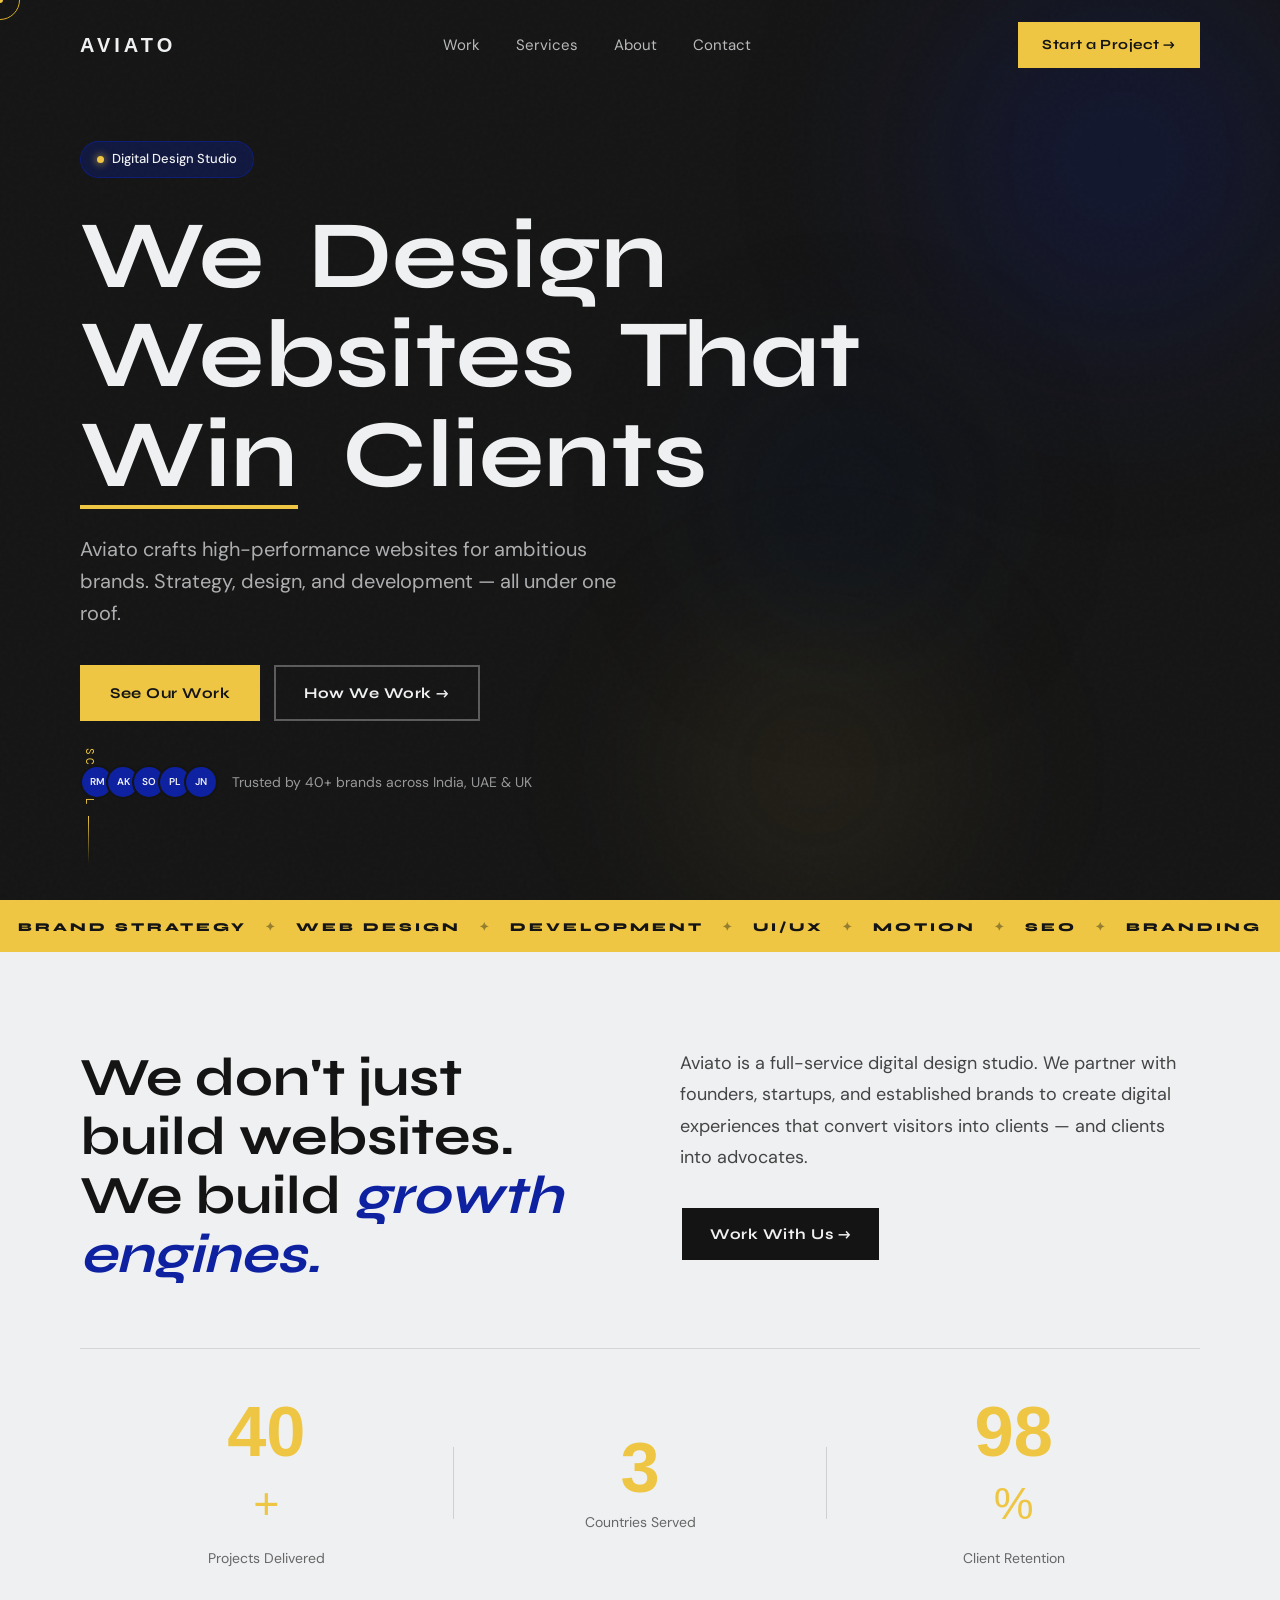
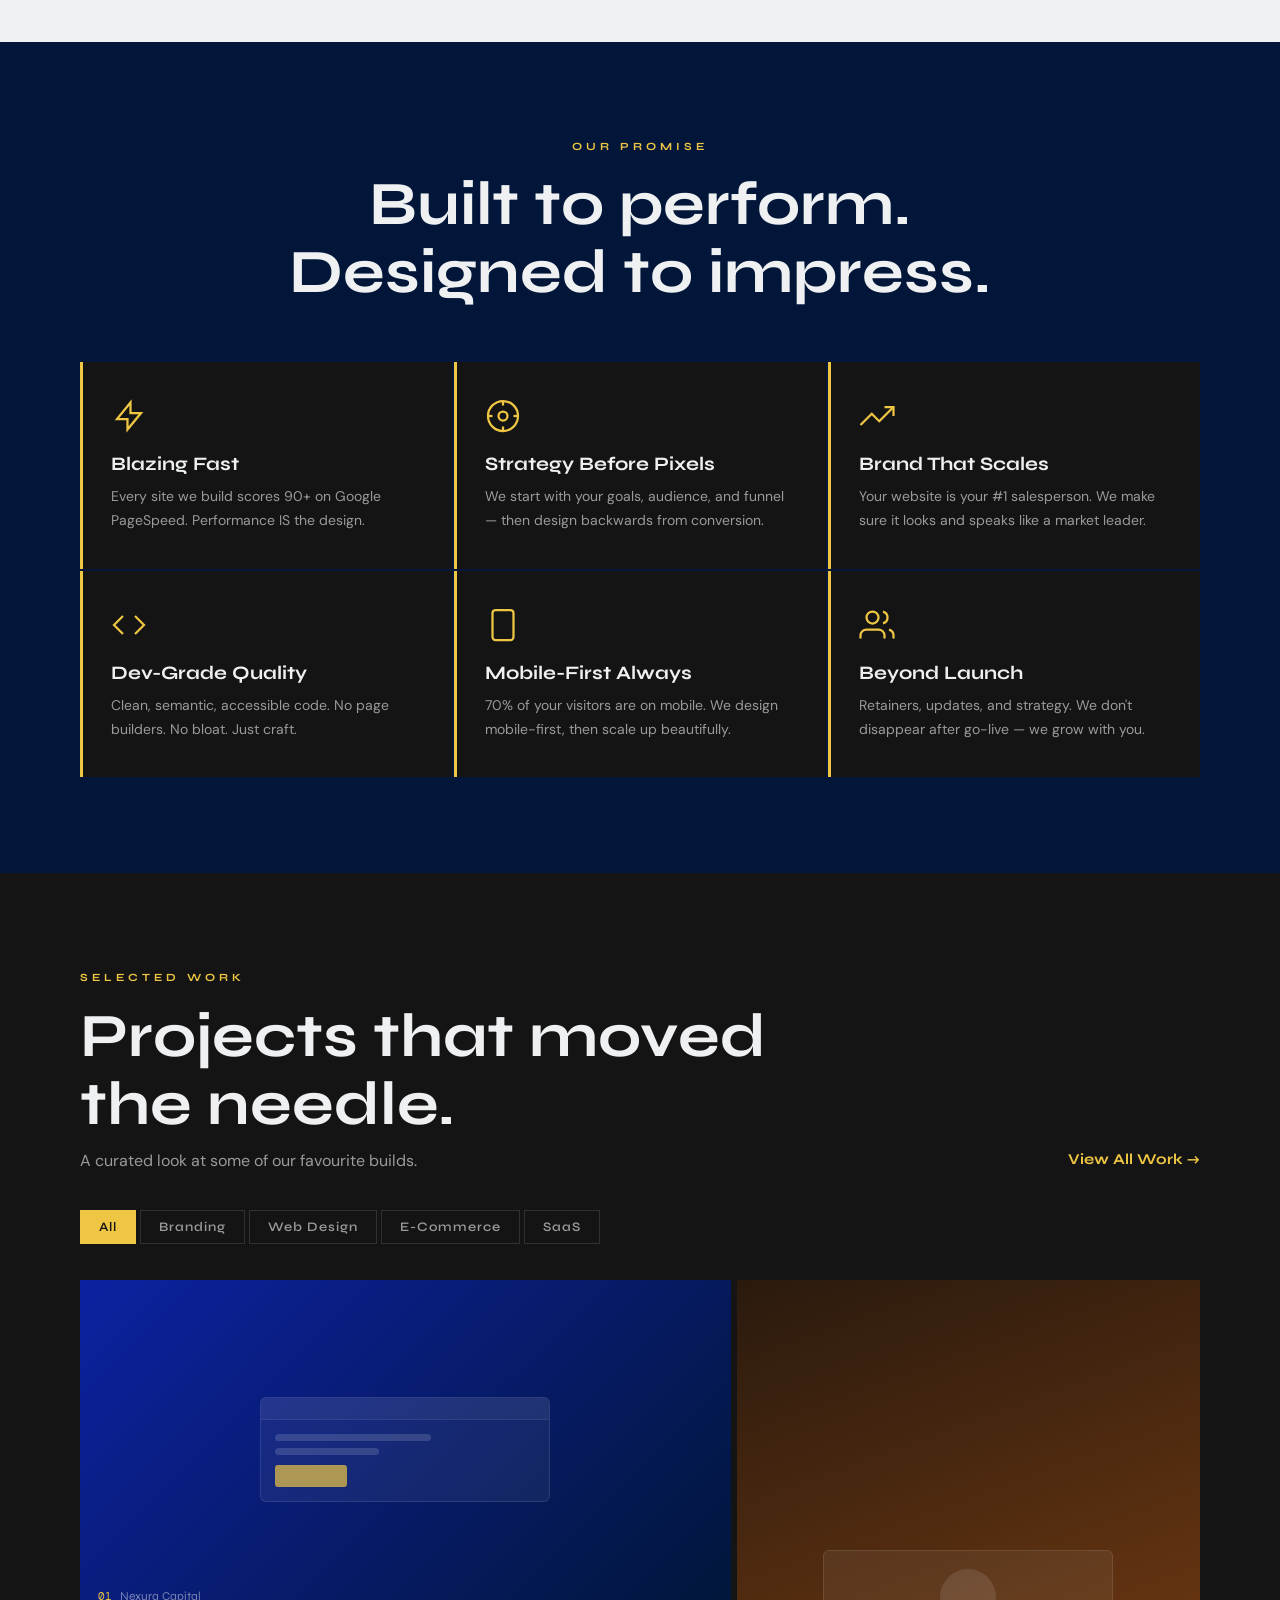
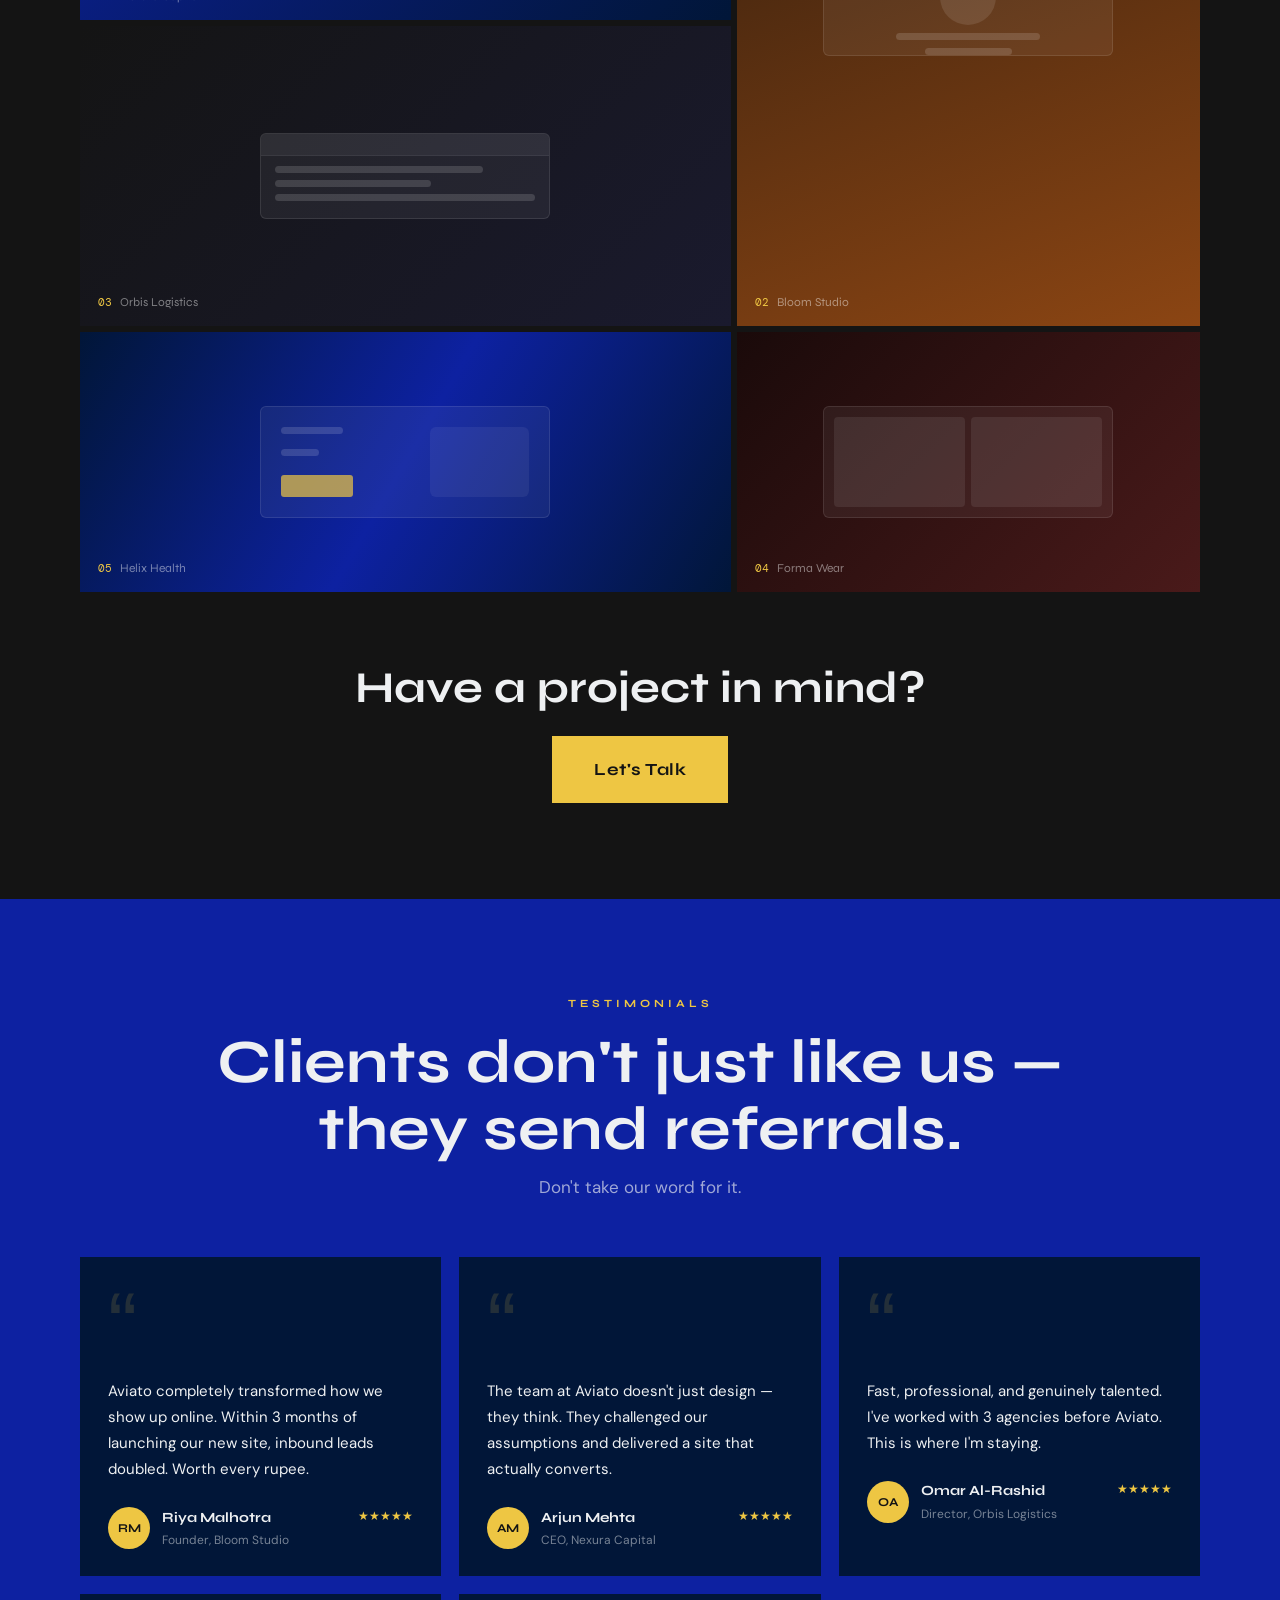
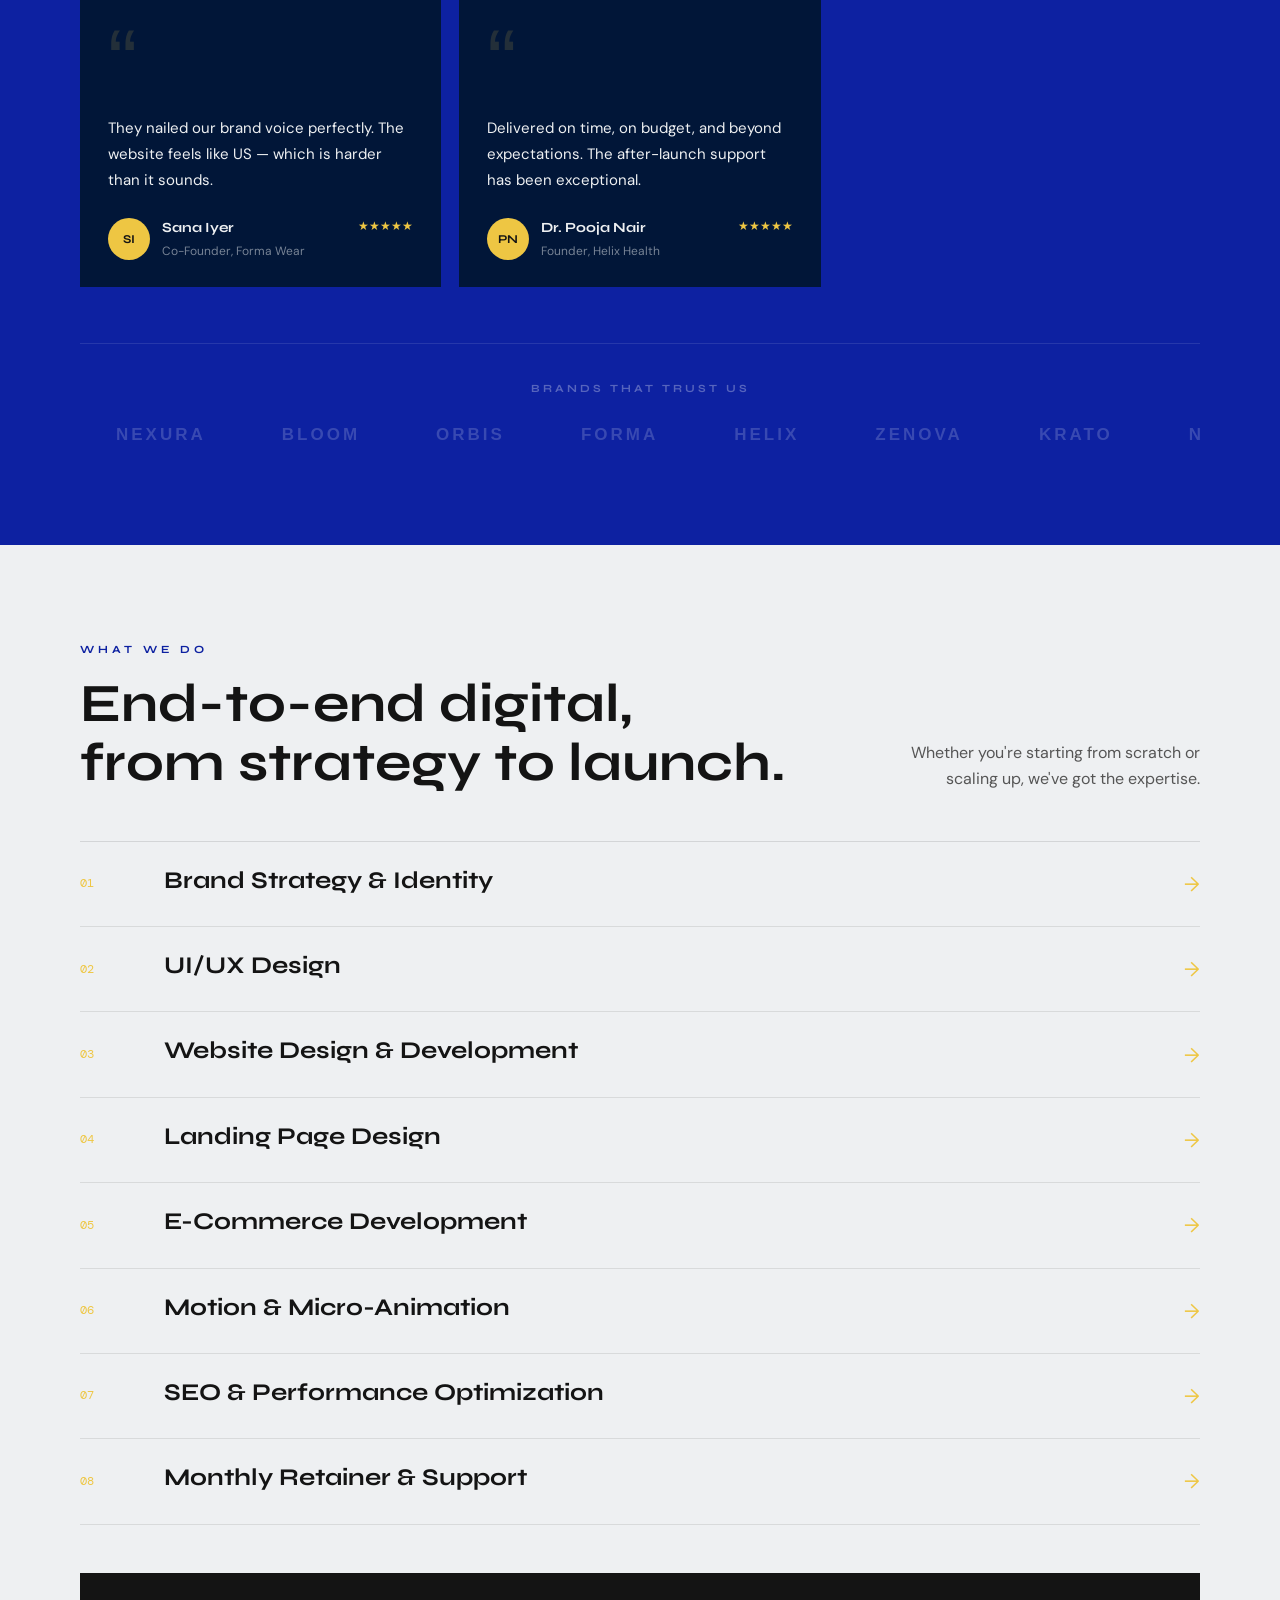
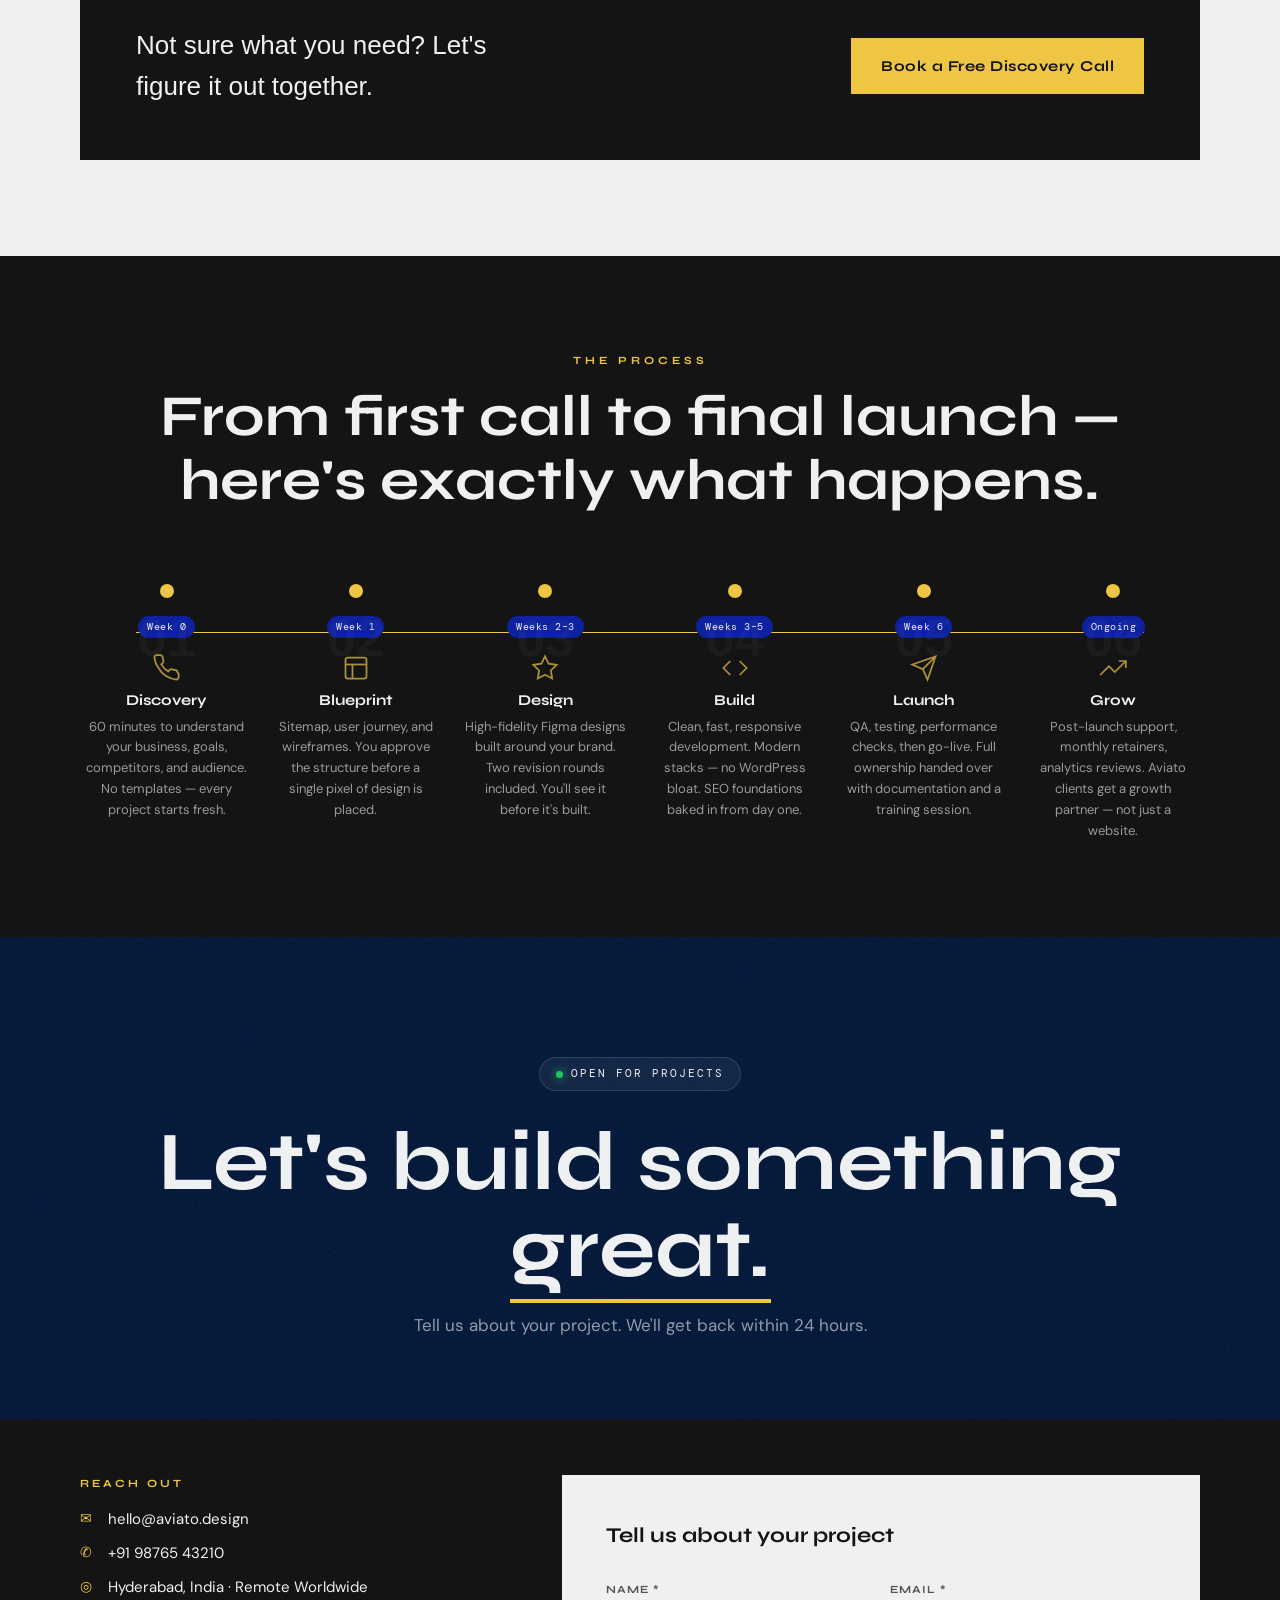
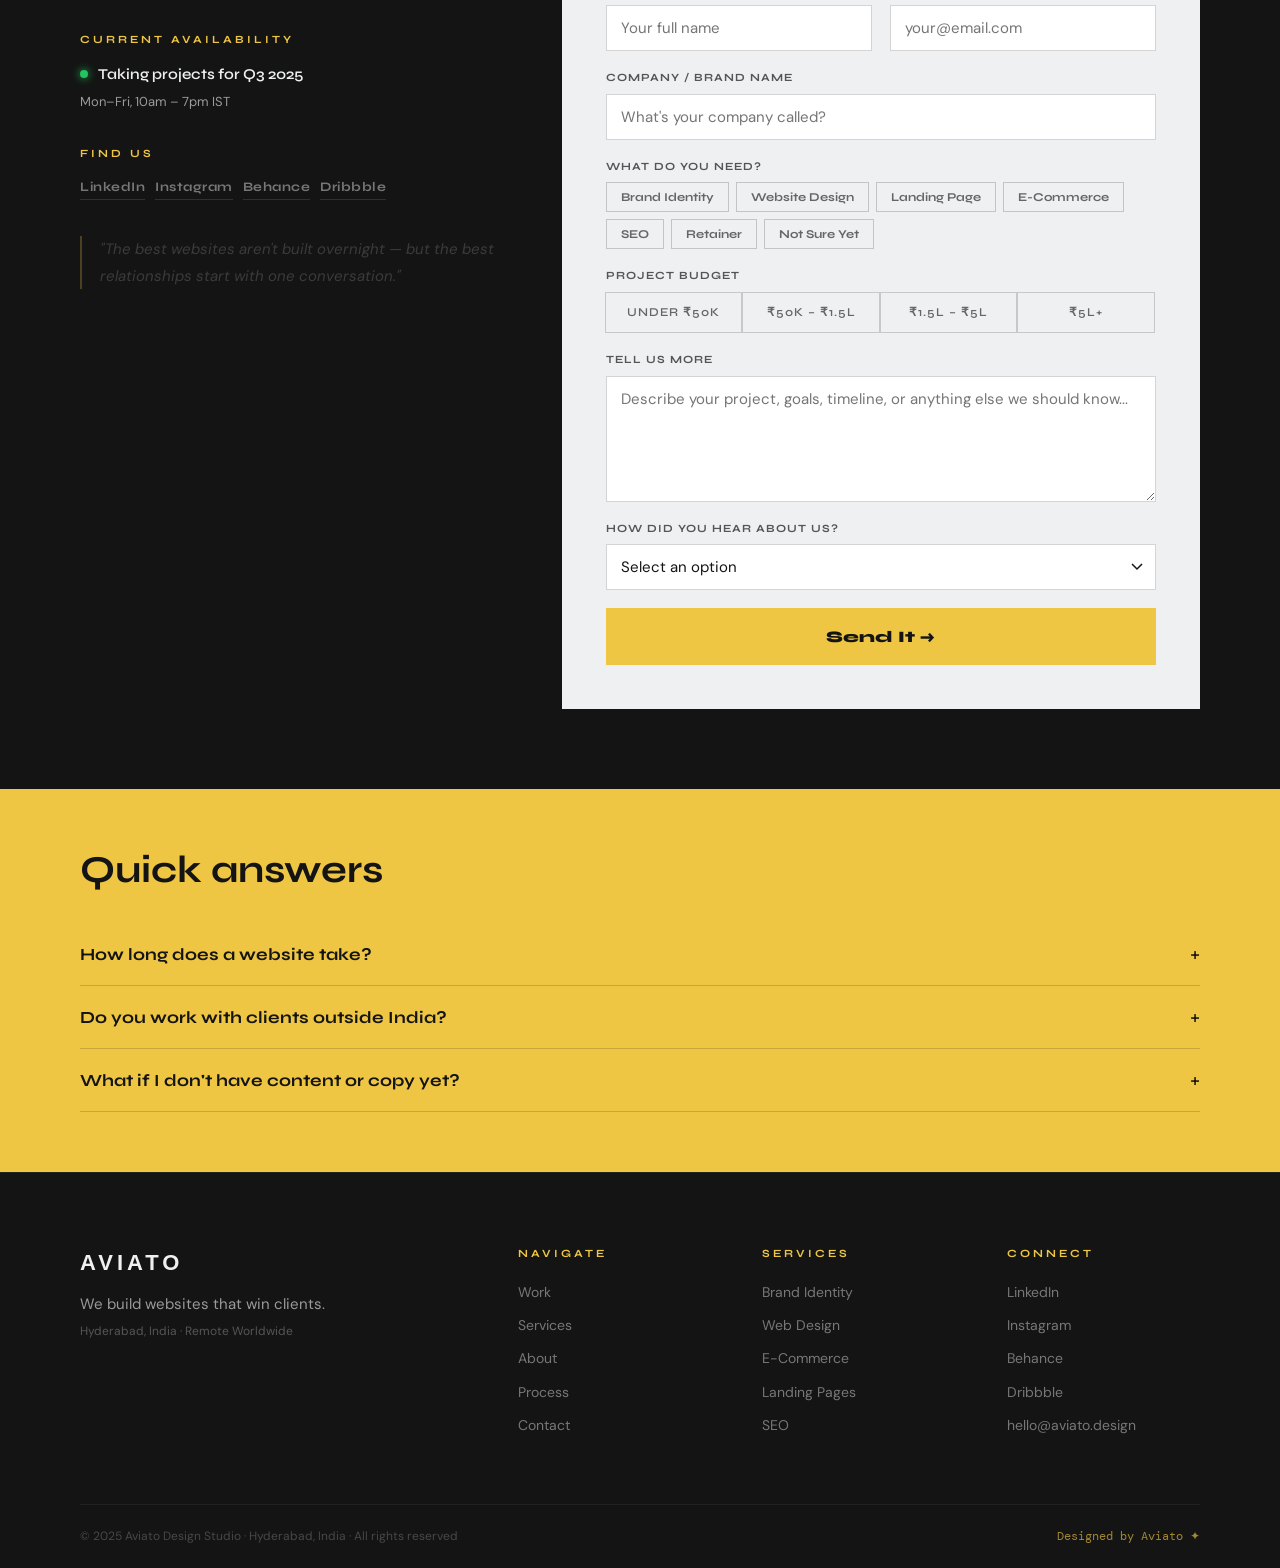
<file: index.html>
<!DOCTYPE html>
<html lang="en">
<head>
  <meta charset="UTF-8" />
  <meta name="viewport" content="width=device-width, initial-scale=1.0" />
  <title>Aviato — We Build Websites That Win Clients</title>
  <link rel="preconnect" href="https://fonts.googleapis.com" />
  <link rel="preconnect" href="https://fonts.gstatic.com" crossorigin />
  <link href="https://fonts.googleapis.com/css2?family=Syne:wght@400;600;700;800&family=DM+Sans:ital,opsz,wght@0,9..40,400;0,9..40,500;1,9..40,400&family=DM+Mono:wght@400;500&display=swap" rel="stylesheet" />
  <style>
/* ============================================================
   AVIATO — style.css  (v2 — left-aligned hero + full mobile)
   Colors: Gold #EEC643 · Void #141414 · Fog #EEF0F2
           Blue #0D21A1 · Navy #011638
   ============================================================ */

/* ---- RESET & BASE ----------------------------------------- */
*, *::before, *::after { box-sizing: border-box; margin: 0; padding: 0; }

:root {
  --gold:      #EEC643;
  --void:      #141414;
  --fog:       #EEF0F2;
  --blue:      #0D21A1;
  --navy:      #011638;
  --gold-dim:  rgba(238,198,67,0.15);
  --white:     #ffffff;
  --gray:      #9a9a9a;
  --easing:    cubic-bezier(0.16, 1, 0.3, 1);
  --pad-x:     80px;
  --pad-x-md:  40px;
  --pad-x-sm:  20px;
}

html { scroll-behavior: smooth; }

body {
  font-family: 'DM Sans', sans-serif;
  font-size: 16px;
  line-height: 1.6;
  color: var(--fog);
  background: var(--void);
  overflow-x: hidden;
  cursor: none;
}

a { text-decoration: none; color: inherit; }
img { display: block; max-width: 100%; }
button { cursor: none; }

/* ---- CUSTOM CURSOR ---------------------------------------- */
.custom-cursor {
  position: fixed; top: 0; left: 0;
  width: 40px; height: 40px;
  border: 1.5px solid var(--gold);
  border-radius: 50%;
  pointer-events: none;
  z-index: 9999;
  transform: translate(-50%, -50%);
  transition: width 0.2s var(--easing), height 0.2s var(--easing), background 0.2s;
  mix-blend-mode: difference;
}
.custom-cursor-dot {
  position: fixed; top: 0; left: 0;
  width: 6px; height: 6px;
  background: var(--gold);
  border-radius: 50%;
  pointer-events: none;
  z-index: 9999;
  transform: translate(-50%, -50%);
}
body:has(a:hover) .custom-cursor,
body:has(button:hover) .custom-cursor {
  width: 60px; height: 60px;
  background: var(--gold-dim);
}

/* ---- TYPOGRAPHY ------------------------------------------- */
h1, h2, h3, h4 { font-family: 'Clash Display', 'Syne', sans-serif; line-height: 1.1; }
.eyebrow {
  font-family: 'Syne', sans-serif;
  font-size: 11px; font-weight: 700;
  letter-spacing: 4px; text-transform: uppercase;
  display: block; margin-bottom: 16px;
  color: var(--gold);
}
.eyebrow-light { color: var(--gold); }
.eyebrow-blue  { color: var(--blue); }

/* ---- BUTTONS ---------------------------------------------- */
.btn {
  display: inline-flex; align-items: center; gap: 8px;
  padding: 14px 28px;
  font-family: 'Syne', sans-serif; font-size: 15px; font-weight: 700;
  letter-spacing: 0.5px;
  border: 2px solid transparent;
  transition: all 0.2s var(--easing);
  white-space: nowrap;
}
.btn-gold  { background: var(--gold); color: var(--void); border-color: var(--gold); }
.btn-gold:hover  { background: transparent; color: var(--gold); }
.btn-ghost { background: transparent; color: var(--fog); border-color: rgba(255,255,255,0.3); }
.btn-ghost:hover { border-color: var(--fog); }
.btn-dark  { background: var(--void); color: var(--fog); border-color: var(--fog); }
.btn-dark:hover  { background: var(--fog); color: var(--void); }
.btn-lg    { padding: 18px 40px; font-size: 17px; }

/* ---- REVEAL ANIMATION ------------------------------------- */
.reveal {
  opacity: 0;
  transform: translateY(36px);
  transition: opacity 0.65s var(--easing), transform 0.65s var(--easing);
}
.reveal.visible { opacity: 1; transform: translateY(0); }

/* ============================================================
   NAVIGATION
   ============================================================ */
.nav {
  position: fixed; top: 0; left: 0; right: 0;
  z-index: 1000;
  transition: background 0.3s, box-shadow 0.3s;
}
.nav.scrolled {
  background: rgba(20,20,20,0.96);
  backdrop-filter: blur(12px);
  box-shadow: 0 1px 0 rgba(255,255,255,0.06);
}
.nav-inner {
  max-width: 1280px; margin: 0 auto;
  padding: 22px var(--pad-x);
  display: flex; align-items: center;
  justify-content: space-between; gap: 40px;
}
.nav-logo {
  font-family: 'Clash Display', sans-serif;
  font-size: 20px; font-weight: 700;
  color: var(--fog); letter-spacing: 4px; flex-shrink: 0;
}
.nav-links { display: flex; gap: 36px; list-style: none; }
.nav-links a {
  font-family: 'DM Sans', sans-serif; font-size: 15px;
  color: rgba(238,240,242,0.75); transition: color 0.2s;
  position: relative;
}
.nav-links a::after {
  content: ''; position: absolute; bottom: -3px; left: 0;
  width: 0; height: 1px; background: var(--gold);
  transition: width 0.2s var(--easing);
}
.nav-links a:hover { color: var(--fog); }
.nav-links a:hover::after { width: 100%; }
.nav-cta { padding: 10px 22px; font-size: 14px; }

.nav-hamburger {
  display: none; flex-direction: column; gap: 5px;
  background: none; border: none; padding: 6px;
}
.nav-hamburger span {
  display: block; width: 22px; height: 1.5px;
  background: var(--fog); transition: all 0.25s;
}
.nav-mobile {
  display: none; flex-direction: column;
  background: rgba(20,20,20,0.98);
  backdrop-filter: blur(12px);
  border-top: 1px solid rgba(255,255,255,0.07);
  padding: 20px var(--pad-x-sm) 28px;
}
.nav-mobile a {
  font-family: 'Syne', sans-serif; font-size: 16px; font-weight: 600;
  color: var(--fog); padding: 14px 0;
  border-bottom: 1px solid rgba(255,255,255,0.06);
}
.nav-mobile .btn { margin-top: 20px; width: 100%; justify-content: center; }
.nav-mobile.open { display: flex; }

/* ============================================================
   HERO  — LEFT-ALIGNED
   ============================================================ */
.hero {
  min-height: 100vh;
  background: var(--void);
  display: flex;
  flex-direction: column;
  align-items: flex-start;          /* ← left align */
  justify-content: center;
  text-align: left;                 /* ← left align */
  padding: 140px var(--pad-x) 100px;
  position: relative;
  overflow: hidden;
}

.hero-grain {
  position: absolute; inset: 0;
  background-image: url("data:image/svg+xml,%3Csvg viewBox='0 0 256 256' xmlns='http://www.w3.org/2000/svg'%3E%3Cfilter id='noise'%3E%3CfeTurbulence type='fractalNoise' baseFrequency='0.9' numOctaves='4' stitchTiles='stitch'/%3E%3C/filter%3E%3Crect width='100%25' height='100%25' filter='url(%23noise)' opacity='0.04'/%3E%3C/svg%3E");
  opacity: 0.6; pointer-events: none; z-index: 0;
}

.hero-shapes { position: absolute; inset: 0; pointer-events: none; z-index: 0; }
.shape { position: absolute; border-radius: 50%; filter: blur(80px); animation: float 6s ease-in-out infinite; }
.shape-1 {
  width: 560px; height: 560px;
  background: radial-gradient(circle, rgba(13,33,161,0.28) 0%, transparent 70%);
  top: -120px; right: -120px;
}
.shape-2 {
  width: 420px; height: 420px;
  background: radial-gradient(circle, rgba(238,198,67,0.10) 0%, transparent 70%);
  bottom: -80px; right: 20%;
  animation-delay: -2s;
}
.shape-3 {
  width: 280px; height: 280px;
  background: radial-gradient(circle, rgba(1,22,56,0.5) 0%, transparent 70%);
  top: 40%; left: 55%;
  animation-delay: -4s;
}
@keyframes float {
  0%, 100% { transform: translateY(0) scale(1); }
  50%       { transform: translateY(-18px) scale(1.04); }
}

.hero-content {
  position: relative; z-index: 1;
  max-width: 820px;
  width: 100%;
}

.hero-badge {
  display: inline-flex; align-items: center; gap: 8px;
  background: rgba(13,33,161,0.3);
  border: 1px solid rgba(13,33,161,0.6);
  color: var(--fog);
  font-family: 'DM Sans', sans-serif; font-size: 13px; font-weight: 500;
  padding: 7px 16px; border-radius: 100px;
  margin-bottom: 28px;
  opacity: 0;
  animation: fadeUp 0.6s var(--easing) 0.2s forwards;
}
.badge-dot {
  width: 7px; height: 7px; border-radius: 50%;
  background: var(--gold); box-shadow: 0 0 8px var(--gold);
  animation: pulse-dot 2s ease-in-out infinite;
}
@keyframes pulse-dot {
  0%, 100% { opacity: 1; transform: scale(1); }
  50%       { opacity: 0.6; transform: scale(0.8); }
}

.hero-h1 {
  font-size: clamp(48px, 7.5vw, 104px);
  font-weight: 700; color: var(--fog); line-height: 1.04;
  margin-bottom: 28px;
}
.word {
  display: inline-block; margin-right: 0.22em;
  opacity: 0; transform: translateY(40px);
  animation: wordReveal 0.6s var(--easing) forwards;
}
.word:nth-child(1) { animation-delay: 0.4s; }
.word:nth-child(2) { animation-delay: 0.52s; }
.word:nth-child(3) { animation-delay: 0.64s; }
.word:nth-child(4) { animation-delay: 0.76s; }
.word:nth-child(5) { animation-delay: 0.88s; }
.word:nth-child(6) { animation-delay: 1.0s; }
@keyframes wordReveal { to { opacity: 1; transform: translateY(0); } }

.accent-word { position: relative; }
.gold-underline {
  position: absolute; bottom: -4px; left: 0;
  height: 4px; background: var(--gold); width: 0;
  animation: drawUnderline 0.5s var(--easing) 1.4s forwards;
}
@keyframes drawUnderline { to { width: 100%; } }

.hero-sub {
  font-size: clamp(16px, 1.8vw, 20px);
  color: rgba(238,240,242,0.7);
  max-width: 540px;
  margin: 0 0 36px;       /* ← no auto, left-aligned */
  opacity: 0;
  animation: fadeUp 0.6s var(--easing) 1.1s forwards;
}

.hero-ctas {
  display: flex; gap: 14px; flex-wrap: wrap;
  justify-content: flex-start;   /* ← left-aligned */
  margin-bottom: 44px;
  opacity: 0;
  animation: fadeUp 0.6s var(--easing) 1.2s forwards;
}

.hero-social-proof {
  display: flex; align-items: center;
  justify-content: flex-start;  /* ← left-aligned */
  gap: 14px;
  opacity: 0;
  animation: fadeUp 0.6s var(--easing) 1.35s forwards;
}
.avatars { display: flex; }
.avatar {
  width: 34px; height: 34px; border-radius: 50%;
  background: var(--blue); border: 2px solid var(--void);
  display: flex; align-items: center; justify-content: center;
  font-size: 10px; font-weight: 600; color: var(--fog);
  margin-left: -8px;
}
.avatar:first-child { margin-left: 0; }
.hero-social-proof span {
  font-family: 'DM Sans', sans-serif; font-size: 14px;
  color: rgba(238,240,242,0.6);
}

/* scroll indicator — stays bottom-left */
.scroll-indicator {
  position: absolute; bottom: 36px; left: var(--pad-x);
  display: flex; flex-direction: column; align-items: center; gap: 8px;
  opacity: 0;
  animation: fadeUp 0.6s var(--easing) 1.6s forwards;
}
.scroll-indicator span {
  font-family: 'DM Mono', monospace; font-size: 11px;
  letter-spacing: 3px; color: var(--gold); text-transform: uppercase;
  writing-mode: vertical-lr;
}
.scroll-line {
  width: 1px; height: 48px;
  background: linear-gradient(to bottom, var(--gold), transparent);
  animation: scrollPulse 2s ease-in-out infinite;
}
@keyframes scrollPulse {
  0%, 100% { opacity: 1; transform: scaleY(1); }
  50%       { opacity: 0.4; transform: scaleY(0.6); }
}

@keyframes fadeUp {
  from { opacity: 0; transform: translateY(20px); }
  to   { opacity: 1; transform: translateY(0); }
}

/* ============================================================
   MARQUEE
   ============================================================ */
.marquee-strip {
  background: var(--gold); padding: 13px 0;
  overflow: hidden; white-space: nowrap;
}
.marquee-track {
  display: inline-flex;
  animation: marquee 22s linear infinite;
}
.marquee-track span {
  font-family: 'Syne', sans-serif; font-size: 12px; font-weight: 800;
  letter-spacing: 3px; text-transform: uppercase;
  color: var(--void); padding: 0 18px;
}
.marquee-track .dot { padding: 0; opacity: 0.4; }
@keyframes marquee {
  from { transform: translateX(0); }
  to   { transform: translateX(-50%); }
}

/* ============================================================
   ABOUT
   ============================================================ */
.about { background: var(--fog); }

.about-statement {
  padding: 96px var(--pad-x) 72px;
  max-width: 1280px; margin: 0 auto;
}
.about-inner {
  display: grid; grid-template-columns: 1fr 1fr;
  gap: 80px; align-items: start; margin-bottom: 64px;
}
.about-h2 {
  font-size: clamp(34px, 4.2vw, 60px);
  color: var(--void); font-weight: 700;
}
.about-h2 em { font-style: italic; color: var(--blue); }
.about-right p {
  font-size: 18px; line-height: 1.75; color: #444; margin-bottom: 32px;
}

.stats-row {
  display: flex; align-items: center;
  border-top: 1px solid rgba(20,20,20,0.12);
  padding-top: 48px;
}
.stat-item { flex: 1; text-align: center; }
.stat-num {
  font-family: 'Clash Display', sans-serif;
  font-size: clamp(44px, 5.5vw, 76px);
  font-weight: 700; color: var(--gold);
  display: block; line-height: 1;
}
.stat-plus {
  font-family: 'Clash Display', sans-serif;
  font-size: clamp(28px, 3.5vw, 52px); color: var(--gold);
}
.stat-label {
  font-family: 'DM Sans', sans-serif; font-size: 14px;
  color: #666; display: block; margin-top: 8px;
}
.stat-divider { width: 1px; height: 72px; background: rgba(20,20,20,0.14); flex-shrink: 0; }

/* Deliver section */
.deliver-section { background: var(--navy); padding: 96px var(--pad-x); }
.deliver-header { text-align: center; max-width: 1280px; margin: 0 auto 56px; }
.deliver-header h2 { font-size: clamp(36px, 4.8vw, 68px); color: var(--fog); margin-top: 8px; }

.deliver-grid {
  max-width: 1280px; margin: 0 auto;
  display: grid; grid-template-columns: repeat(3, 1fr);
  gap: 2px;
}
.deliver-card {
  background: var(--void); padding: 36px 28px;
  border-left: 3px solid var(--gold); transition: background 0.2s;
}
.deliver-card:hover { background: #1c1c1c; }
.card-icon { width: 36px; height: 36px; margin-bottom: 20px; color: var(--gold); }
.card-icon svg { width: 100%; height: 100%; }
.deliver-card h3 {
  font-family: 'Syne', sans-serif; font-size: 19px; font-weight: 700;
  color: var(--fog); margin-bottom: 10px;
}
.deliver-card p { font-size: 14px; color: var(--gray); line-height: 1.7; }

/* ============================================================
   PORTFOLIO
   ============================================================ */
.portfolio { background: var(--void); padding: 96px var(--pad-x); }

.portfolio-header {
  max-width: 1280px; margin: 0 auto 36px;
  display: flex; align-items: flex-end;
  justify-content: space-between; gap: 40px;
}
.portfolio-header h2 { font-size: clamp(36px, 4.8vw, 68px); color: var(--fog); margin-top: 8px; }
.portfolio-header p  { font-size: 16px; color: var(--gray); margin-top: 10px; }
.view-all-link {
  font-family: 'Syne', sans-serif; font-size: 15px; font-weight: 700;
  color: var(--gold); white-space: nowrap; align-self: flex-end;
  border-bottom: 1px solid transparent; transition: border-color 0.2s; padding-bottom: 2px;
}
.view-all-link:hover { border-color: var(--gold); }

.filter-bar {
  max-width: 1280px; margin: 0 auto 36px;
  display: flex; gap: 4px; flex-wrap: wrap;
}
.filter-btn {
  font-family: 'Syne', sans-serif; font-size: 13px; font-weight: 600;
  letter-spacing: 1px; padding: 8px 18px;
  background: transparent; border: 1px solid rgba(255,255,255,0.12);
  color: var(--gray); transition: all 0.2s; cursor: none;
}
.filter-btn:hover { border-color: rgba(255,255,255,0.3); color: var(--fog); }
.filter-btn.active { background: var(--gold); color: var(--void); border-color: var(--gold); }

/* Portfolio Grid */
.portfolio-grid {
  max-width: 1280px; margin: 0 auto;
  display: grid;
  grid-template-columns: repeat(12, 1fr);
  grid-template-rows: 340px 300px 260px;
  gap: 6px;
}
.portfolio-card { position: relative; overflow: hidden; cursor: none; }
.portfolio-card.large { grid-column: 1 / 8; grid-row: 1; }
.portfolio-card.tall  { grid-column: 8 / 13; grid-row: 1 / 3; }
.portfolio-card:nth-child(3) { grid-column: 1 / 8;  grid-row: 2; }
.portfolio-card:nth-child(4) { grid-column: 8 / 13; grid-row: 3; }
.portfolio-card.wide  { grid-column: 1 / 8;  grid-row: 3; }

.card-bg {
  width: 100%; height: 100%;
  display: flex; align-items: center; justify-content: center;
  transition: transform 0.6s var(--easing);
}
.portfolio-card:hover .card-bg { transform: scale(1.04); }

.card-mock {
  width: 68%; max-width: 290px;
  background: rgba(255,255,255,0.06);
  border: 1px solid rgba(255,255,255,0.1);
  border-radius: 6px; overflow: hidden;
}
.mock-bar { height: 22px; background: rgba(255,255,255,0.05); border-bottom: 1px solid rgba(255,255,255,0.06); }
.mock-content { padding: 14px; }
.mock-line { height: 7px; background: rgba(255,255,255,0.14); border-radius: 4px; margin-bottom: 7px; }
.w-80{width:80%} .w-60{width:60%} .w-50{width:50%} .w-40{width:40%} .w-30{width:30%}
.mock-btn { width: 72px; height: 22px; background: var(--gold); border-radius: 3px; margin-top: 10px; opacity: 0.7; }
.mock-circle { width: 56px; height: 56px; border-radius: 50%; background: rgba(255,255,255,0.1); margin: 18px auto 0; }
.mock-sidebar { padding: 10px 14px; }
.mock-grid-2 { display: grid; grid-template-columns: 1fr 1fr; gap: 6px; padding: 10px; }
.mock-product-card { height: 90px; background: rgba(255,255,255,0.08); border-radius: 4px; }
.wide-mock { display: flex; justify-content: space-between; padding: 20px; width: 68%; }
.mock-hero-text { display: flex; flex-direction: column; justify-content: center; width: 50%; }
.mock-hero-img { width: 40%; background: rgba(255,255,255,0.06); border-radius: 6px; }

.card-overlay {
  position: absolute; inset: 0;
  background: rgba(1,22,56,0.92);
  display: flex; align-items: flex-end; padding: 24px;
  transform: translateY(100%);
  transition: transform 0.35s var(--easing);
}
.portfolio-card:hover .card-overlay { transform: translateY(0); }
.card-overlay-inner h3 { font-size: 22px; color: var(--fog); margin-bottom: 10px; }
.card-tags { display: flex; gap: 6px; flex-wrap: wrap; margin-bottom: 12px; }
.card-tags span {
  font-family: 'Syne', sans-serif; font-size: 11px; font-weight: 700;
  background: var(--blue); color: var(--fog);
  padding: 3px 9px; border-radius: 3px;
}
.card-link {
  font-family: 'Syne', sans-serif; font-size: 13px; font-weight: 700;
  color: var(--gold); border-bottom: 1px solid var(--gold);
  padding-bottom: 2px; display: inline-block;
}
.card-info {
  position: absolute; bottom: 14px; left: 18px;
  display: flex; align-items: baseline; gap: 8px;
  transition: opacity 0.2s;
}
.portfolio-card:hover .card-info { opacity: 0; }
.card-num  { font-family: 'DM Mono', monospace; font-size: 11px; color: var(--gold); }
.card-title-small { font-family: 'Syne', sans-serif; font-size: 12px; color: rgba(255,255,255,0.45); }
.portfolio-card.hidden { display: none; }

.portfolio-cta { max-width: 1280px; margin: 72px auto 0; text-align: center; }
.portfolio-cta h3 { font-size: clamp(26px, 3.5vw, 44px); color: var(--fog); margin-bottom: 24px; }

/* ============================================================
   TESTIMONIALS
   ============================================================ */
.testimonials { background: var(--blue); padding: 96px var(--pad-x); }
.testimonials-header { max-width: 1280px; margin: 0 auto 56px; text-align: center; }
.testimonials-header h2 { font-size: clamp(34px, 4.8vw, 62px); color: var(--fog); margin-top: 8px; }
.testimonials-header p  { font-size: 17px; color: rgba(238,240,242,0.65); margin-top: 10px; }

.testimonials-grid {
  max-width: 1280px; margin: 0 auto;
  display: grid; grid-template-columns: repeat(3, 1fr);
  gap: 18px;
}
/* row 2: centre the 4th & 5th cards */
.testimonials-grid .tcard:nth-child(4) { grid-column: 1 / 2; }
.testimonials-grid .tcard:nth-child(5) { grid-column: 2 / 3; }

.tcard { background: var(--navy); padding: 32px 28px 26px; }
.tcard-quote {
  font-family: 'Clash Display', sans-serif; font-size: 88px;
  color: var(--gold); opacity: 0.14; line-height: 0.8;
  margin-bottom: 18px; user-select: none;
}
.tcard-text { font-size: 15px; color: var(--fog); line-height: 1.75; margin-bottom: 24px; }
.tcard-author { display: flex; align-items: center; gap: 12px; }
.tcard-avatar {
  width: 42px; height: 42px; border-radius: 50%;
  background: var(--gold); color: var(--void);
  display: flex; align-items: center; justify-content: center;
  font-family: 'Syne', sans-serif; font-size: 12px; font-weight: 700; flex-shrink: 0;
}
.tcard-name  { font-family: 'Syne', sans-serif; font-size: 14px; font-weight: 700; color: var(--fog); margin-bottom: 2px; }
.tcard-role  { font-size: 12px; color: rgba(238,240,242,0.5); }
.tcard-stars { margin-left: auto; color: var(--gold); font-size: 12px; flex-shrink: 0; align-self: flex-start; }

.logo-strip { max-width: 1280px; margin: 56px auto 0; border-top: 1px solid rgba(255,255,255,0.1); padding-top: 36px; }
.logo-strip-label {
  font-family: 'Syne', sans-serif; font-size: 11px; font-weight: 700;
  letter-spacing: 3px; text-transform: uppercase;
  color: rgba(255,255,255,0.3); text-align: center; margin-bottom: 24px;
}
.logo-track { overflow: hidden; white-space: nowrap; }
.logo-track > * { display: inline-block; padding: 0 36px; }
.logo-item {
  font-family: 'Clash Display', sans-serif; font-size: 17px;
  font-weight: 700; letter-spacing: 3px;
  color: rgba(255,255,255,0.18); text-transform: uppercase;
  transition: color 0.2s;
}
.logo-item:hover { color: rgba(255,255,255,0.45); }

/* ============================================================
   SERVICES
   ============================================================ */
.services { background: var(--fog); padding: 96px var(--pad-x); }
.services-header {
  max-width: 1280px; margin: 0 auto 48px;
  display: flex; justify-content: space-between; align-items: flex-end; gap: 60px;
}
.services-header h2 { font-size: clamp(34px, 4.2vw, 60px); color: var(--void); margin-top: 8px; }
.services-sub { font-size: 16px; color: #555; max-width: 300px; text-align: right; line-height: 1.65; }

.services-list { max-width: 1280px; margin: 0 auto; border-top: 1px solid rgba(20,20,20,0.12); }
.service-row {
  display: grid; grid-template-columns: 56px 1fr 40px;
  align-items: center; gap: 28px;
  padding: 26px 0;
  border-bottom: 1px solid rgba(20,20,20,0.1);
  cursor: none; transition: background 0.2s, padding 0.2s;
}
.service-row:hover {
  background: var(--void);
  padding-left: 20px; padding-right: 20px;
  margin: 0 -20px;
  border-bottom-color: transparent;
}
.service-num { font-family: 'DM Mono', monospace; font-size: 12px; color: var(--gold); }
.service-main h3 {
  font-family: 'Syne', sans-serif; font-size: clamp(17px, 2.2vw, 24px);
  font-weight: 700; color: var(--void); transition: color 0.2s;
}
.service-row:hover .service-main h3 { color: var(--fog); }
.service-desc {
  font-size: 14px; color: #666; margin-top: 6px;
  max-height: 0; overflow: hidden; opacity: 0;
  transition: max-height 0.35s var(--easing), opacity 0.25s;
}
.service-row:hover .service-desc { max-height: 60px; opacity: 1; color: var(--gray); }
.service-arrow { font-size: 20px; color: var(--gold); justify-self: end; transition: transform 0.2s var(--easing); }
.service-row:hover .service-arrow { transform: rotate(-45deg) scale(1.2); }

.services-cta-strip {
  max-width: 1280px; margin: 48px auto 0;
  background: var(--void); padding: 52px 56px;
  display: flex; align-items: center; justify-content: space-between; gap: 36px;
}
.services-cta-strip p {
  font-family: 'Clash Display', sans-serif;
  font-size: clamp(18px, 2.2vw, 26px); color: var(--fog); max-width: 380px;
}

/* ============================================================
   PROCESS
   ============================================================ */
.process { background: var(--void); padding: 96px var(--pad-x); overflow: hidden; }
.process-header { max-width: 1280px; margin: 0 auto 72px; text-align: center; }
.process-header h2 { font-size: clamp(34px, 4.5vw, 62px); color: var(--fog); margin-top: 8px; }

.process-timeline { max-width: 1280px; margin: 0 auto; position: relative; }
.timeline-line {
  position: absolute; top: 48px; left: 56px; right: 56px;
  height: 1px; background: rgba(255,255,255,0.07);
}
.timeline-progress { height: 100%; background: var(--gold); width: 0; transition: width 1.5s var(--easing); }

.process-steps { display: grid; grid-template-columns: repeat(6, 1fr); gap: 16px; position: relative; }

.process-step { text-align: center; padding: 0 6px; position: relative; }
.step-node {
  width: 14px; height: 14px; border-radius: 50%;
  background: var(--void); border: 2px solid rgba(255,255,255,0.14);
  margin: 0 auto 14px; transition: border-color 0.3s, background 0.3s; position: relative; z-index: 1;
}
.process-step.visible .step-node { border-color: var(--gold); background: var(--gold); }

.step-badge {
  font-family: 'DM Mono', monospace; font-size: 10px; color: var(--fog);
  background: var(--blue); padding: 3px 9px; border-radius: 100px;
  display: inline-block; margin-bottom: 16px; letter-spacing: 0.5px;
}
.step-icon { width: 28px; height: 28px; margin: 0 auto 10px; color: var(--gold); opacity: 0.7; }
.step-icon svg { width: 100%; height: 100%; }
.step-num {
  font-family: 'Clash Display', sans-serif; font-size: 52px; font-weight: 700;
  color: rgba(255,255,255,0.035); line-height: 1; margin-bottom: 10px;
  position: absolute; top: 28px; left: 50%; transform: translateX(-50%);
  pointer-events: none; white-space: nowrap;
}
.process-step h3 {
  font-family: 'Syne', sans-serif; font-size: 15px; font-weight: 700;
  color: var(--fog); margin-bottom: 8px; margin-top: 6px; position: relative;
}
.process-step h3::after {
  content: ''; position: absolute; bottom: -4px; left: 50%;
  transform: translateX(-50%); width: 0; height: 2px; background: var(--gold);
  transition: width 0.3s var(--easing);
}
.process-step:hover h3::after { width: 36px; }
.process-step p { font-size: 13px; color: var(--gray); line-height: 1.6; }

/* ============================================================
   CONTACT
   ============================================================ */
.contact { background: var(--void); }

.contact-hero {
  background: var(--navy); padding: 120px var(--pad-x) 80px;
  text-align: center; position: relative; overflow: hidden;
}
.contact-grain {
  position: absolute; inset: 0;
  background-image: url("data:image/svg+xml,%3Csvg viewBox='0 0 256 256' xmlns='http://www.w3.org/2000/svg'%3E%3Cfilter id='noise'%3E%3CfeTurbulence type='fractalNoise' baseFrequency='0.9' numOctaves='4' stitchTiles='stitch'/%3E%3C/filter%3E%3Crect width='100%25' height='100%25' filter='url(%23noise)' opacity='0.05'/%3E%3C/svg%3E");
  pointer-events: none;
}
.availability-badge {
  display: inline-flex; align-items: center; gap: 8px;
  font-family: 'DM Mono', monospace; font-size: 11px; letter-spacing: 2px;
  color: var(--fog); background: rgba(255,255,255,0.06);
  border: 1px solid rgba(255,255,255,0.12);
  padding: 7px 16px; border-radius: 100px; margin-bottom: 28px;
  position: relative; z-index: 1;
}
.avail-dot {
  width: 7px; height: 7px; border-radius: 50%;
  background: #22c55e; box-shadow: 0 0 10px #22c55e;
  animation: pulse-dot 2s ease-in-out infinite;
}
.contact-h1 { font-size: clamp(44px, 6.5vw, 90px); color: var(--fog); line-height: 1.05; position: relative; z-index: 1; margin-bottom: 18px; }
.contact-accent { position: relative; }
.contact-underline { position: absolute; bottom: -4px; left: 0; height: 4px; background: var(--gold); width: 0; transition: width 1s var(--easing); }
.contact-underline.drawn { width: 100%; }
.contact-sub { font-size: 17px; color: rgba(238,240,242,0.6); position: relative; z-index: 1; }

.contact-body {
  display: grid; grid-template-columns: 2fr 3fr;
  max-width: 1280px; margin: 0 auto;
  padding: 56px var(--pad-x) 80px; gap: 56px;
}

.contact-info-section,
.contact-availability,
.contact-social { margin-bottom: 32px; }
.contact-info-label {
  font-family: 'Syne', sans-serif; font-size: 11px; font-weight: 700;
  letter-spacing: 3px; text-transform: uppercase; color: var(--gold); margin-bottom: 14px;
}
.contact-detail { display: flex; align-items: center; gap: 12px; margin-bottom: 10px; }
.contact-detail-icon { width: 16px; color: var(--gold); font-size: 14px; }
.contact-detail span:last-child { font-size: 15px; color: var(--fog); }
.avail-row { display: flex; align-items: center; gap: 10px; margin-bottom: 6px; }
.avail-dot-sm { width: 8px; height: 8px; border-radius: 50%; background: #22c55e; box-shadow: 0 0 8px #22c55e; flex-shrink: 0; animation: pulse-dot 2s ease-in-out infinite; }
.avail-row span { font-family: 'Syne', sans-serif; font-size: 15px; font-weight: 600; color: var(--fog); }
.avail-hours { font-size: 13px; color: var(--gray); }
.social-links { display: flex; flex-wrap: wrap; gap: 10px; }
.social-links a {
  font-family: 'Syne', sans-serif; font-size: 13px; font-weight: 700;
  color: rgba(238,240,242,0.45); letter-spacing: 0.5px;
  border-bottom: 1px solid rgba(238,240,242,0.12); padding-bottom: 2px;
  transition: color 0.2s, border-color 0.2s;
}
.social-links a:hover { color: var(--gold); border-color: var(--gold); }
.contact-quote {
  font-family: 'DM Sans', sans-serif; font-size: 15px; font-style: italic;
  color: rgba(238,240,242,0.18); line-height: 1.75;
  border-left: 2px solid rgba(238,198,67,0.25); padding-left: 18px; margin-top: 36px;
}

/* Contact Form */
.contact-form-wrap { background: var(--fog); padding: 44px; }
.form-title {
  font-family: 'Syne', sans-serif; font-size: 21px; font-weight: 700;
  color: var(--void); margin-bottom: 28px;
}
.contact-form { display: flex; flex-direction: column; gap: 18px; }
.form-row { display: grid; grid-template-columns: 1fr 1fr; gap: 18px; }
.form-group { display: flex; flex-direction: column; gap: 7px; }
.form-group label {
  font-family: 'Syne', sans-serif; font-size: 11px; font-weight: 700;
  letter-spacing: 1px; text-transform: uppercase; color: #555;
}
.form-group input,
.form-group textarea,
.form-group select {
  font-family: 'DM Sans', sans-serif; font-size: 15px; color: var(--void);
  background: var(--white); border: 1px solid rgba(20,20,20,0.18);
  padding: 12px 14px; outline: none; transition: border-color 0.2s;
  border-radius: 0; appearance: none; width: 100%;
}
.form-group input:focus,
.form-group textarea:focus,
.form-group select:focus { border-color: var(--void); }
.form-group textarea { resize: vertical; min-height: 110px; }
.form-group select {
  background-image: url("data:image/svg+xml,%3Csvg xmlns='http://www.w3.org/2000/svg' width='12' height='8'%3E%3Cpath d='M1 1l5 5 5-5' stroke='%23141414' stroke-width='1.5' fill='none'/%3E%3C/svg%3E");
  background-repeat: no-repeat; background-position: right 12px center; padding-right: 32px;
}

.tag-select { display: flex; flex-wrap: wrap; gap: 7px; }
.tag-btn {
  font-family: 'Syne', sans-serif; font-size: 12px; font-weight: 700;
  padding: 7px 14px; border: 1px solid rgba(20,20,20,0.2);
  background: transparent; color: #666; cursor: none; transition: all 0.15s;
}
.tag-btn:hover { border-color: var(--void); color: var(--void); }
.tag-btn.selected { background: var(--blue); color: var(--fog); border-color: var(--blue); transform: scale(1.04); }

.budget-options { display: flex; flex-wrap: wrap; }
.budget-opt { display: flex; align-items: center; cursor: none; flex: 1; min-width: 110px; }
.budget-opt input { display: none; }
.budget-opt span {
  font-family: 'Syne', sans-serif; font-size: 12px; font-weight: 600;
  padding: 10px 12px; border: 1px solid rgba(20,20,20,0.18);
  color: #666; width: 100%; text-align: center; transition: all 0.15s; margin-left: -1px;
}
.budget-opt input:checked + span { background: var(--void); color: var(--fog); border-color: var(--void); z-index: 1; }

.btn-submit {
  width: 100%; padding: 17px 28px;
  font-family: 'Syne', sans-serif; font-size: 16px; font-weight: 800;
  background: var(--gold); color: var(--void); border: 2px solid var(--gold);
  cursor: none; transition: all 0.2s var(--easing);
  display: flex; align-items: center; justify-content: center; gap: 10px;
}
.btn-submit:hover { background: var(--void); color: var(--gold); }
.btn-submit:active { transform: scale(0.98); }
.spinner {
  display: inline-block; width: 15px; height: 15px;
  border: 2px solid currentColor; border-top-color: transparent;
  border-radius: 50%; animation: spin 0.6s linear infinite;
}
@keyframes spin { to { transform: rotate(360deg); } }

.form-success { text-align: center; padding: 56px 32px; }
.success-check { margin-bottom: 24px; }
.checkmark-svg { width: 68px; height: 68px; }
.checkmark-circle { stroke: var(--gold); stroke-width: 2; stroke-dasharray: 157; stroke-dashoffset: 157; animation: drawCircle 0.5s ease forwards; }
.checkmark-path  { stroke: var(--gold); stroke-width: 2.5; stroke-dasharray: 40; stroke-dashoffset: 40; animation: drawCheck 0.4s ease 0.5s forwards; }
@keyframes drawCircle { to { stroke-dashoffset: 0; } }
@keyframes drawCheck  { to { stroke-dashoffset: 0; } }
.form-success h3 { font-size: 32px; color: var(--void); margin-bottom: 10px; }
.form-success p  { font-size: 16px; color: #555; margin-bottom: 24px; }

.faq-section { background: var(--gold); padding: 60px var(--pad-x); }
.faq-title { font-size: clamp(26px, 3.2vw, 38px); color: var(--void); margin-bottom: 32px; max-width: 1280px; margin-left: auto; margin-right: auto; }
.faq-list { max-width: 1280px; margin: 0 auto; }
.faq-item { border-bottom: 1px solid rgba(20,20,20,0.18); }
.faq-q {
  width: 100%; display: flex; justify-content: space-between; align-items: center;
  padding: 18px 0;
  font-family: 'Syne', sans-serif; font-size: 17px; font-weight: 700;
  color: var(--void); background: none; border: none; text-align: left; cursor: none; gap: 16px;
}
.faq-icon { font-size: 22px; font-weight: 300; flex-shrink: 0; transition: transform 0.2s; }
.faq-item.open .faq-icon { transform: rotate(45deg); }
.faq-a {
  font-size: 15px; color: rgba(20,20,20,0.68); line-height: 1.7;
  max-height: 0; overflow: hidden;
  transition: max-height 0.35s var(--easing), padding 0.2s;
}
.faq-item.open .faq-a { max-height: 120px; padding-bottom: 18px; }

/* ============================================================
   FOOTER
   ============================================================ */
.footer { background: var(--void); border-top: 1px solid rgba(255,255,255,0.06); padding: 72px var(--pad-x) 0; }
.footer-inner {
  max-width: 1280px; margin: 0 auto;
  display: grid; grid-template-columns: 2fr 1fr 1fr 1fr;
  gap: 52px; padding-bottom: 56px;
  border-bottom: 1px solid rgba(255,255,255,0.06);
}
.footer-logo { font-family: 'Clash Display', sans-serif; font-size: 22px; font-weight: 700; letter-spacing: 4px; color: var(--fog); margin-bottom: 12px; }
.footer-tagline { font-size: 15px; color: var(--gray); margin-bottom: 6px; line-height: 1.6; }
.footer-loc { font-size: 12px; color: rgba(255,255,255,0.28); }
.footer-col { display: flex; flex-direction: column; }
.footer-col-title {
  font-family: 'Syne', sans-serif; font-size: 11px; font-weight: 700;
  letter-spacing: 3px; text-transform: uppercase; color: var(--gold); margin-bottom: 18px;
}
.footer-col a { font-size: 14px; color: rgba(238,240,242,0.45); margin-bottom: 11px; transition: color 0.2s; }
.footer-col a:hover { color: var(--fog); }
.footer-bottom {
  max-width: 1280px; margin: 0 auto; padding: 22px 0;
  display: flex; justify-content: space-between; align-items: center; gap: 16px;
}
.footer-bottom span { font-size: 12px; color: rgba(255,255,255,0.22); }
.footer-credit { font-family: 'DM Mono', monospace; color: var(--gold) !important; opacity: 0.65; }

/* ============================================================
   RESPONSIVE — TABLET  (≤ 1100px)
   ============================================================ */
@media (max-width: 1100px) {
  :root { --pad-x: 48px; }

  .hero { padding: 130px var(--pad-x) 90px; }

  .deliver-grid { grid-template-columns: repeat(2, 1fr); }

  .portfolio-grid {
    grid-template-columns: repeat(2, 1fr);
    grid-template-rows: 300px 300px 260px;
  }
  .portfolio-card.large { grid-column: 1 / 2; grid-row: 1; }
  .portfolio-card.tall  { grid-column: 2 / 3; grid-row: 1 / 3; }
  .portfolio-card:nth-child(3) { grid-column: 1 / 2; grid-row: 2; }
  .portfolio-card:nth-child(4) { grid-column: 1 / 2; grid-row: 3; }
  .portfolio-card.wide  { grid-column: 2 / 3; grid-row: 3; }

  .testimonials-grid { grid-template-columns: repeat(2, 1fr); }
  .testimonials-grid .tcard:nth-child(4) { grid-column: auto; }
  .testimonials-grid .tcard:nth-child(5) { grid-column: auto; }

  .process-steps { grid-template-columns: repeat(3, 1fr); }
  .timeline-line { display: none; }

  .footer-inner { grid-template-columns: 1fr 1fr; gap: 40px; }
}

/* ============================================================
   RESPONSIVE — MOBILE  (≤ 768px)
   ============================================================ */
@media (max-width: 768px) {
  :root { --pad-x: 20px; }

  /* Kill custom cursor on touch */
  body { cursor: auto; }
  .custom-cursor, .custom-cursor-dot { display: none; }
  button { cursor: pointer; }
  .tag-btn, .filter-btn, .faq-q, .btn-submit,
  .service-row, .budget-opt { cursor: pointer; }

  /* NAV */
  .nav-inner { padding: 18px var(--pad-x); }
  .nav-links, .nav-cta { display: none; }
  .nav-hamburger { display: flex; }
  .nav-mobile { padding: 16px var(--pad-x) 24px; }
  .nav-mobile .btn { width: 100%; justify-content: center; }

  /* HERO — stays left-aligned on mobile, tighter sizing */
  .hero {
    padding: 110px var(--pad-x) 80px;
    min-height: 100svh;
    justify-content: flex-start;
    padding-top: 120px;
  }
  .hero-content { max-width: 100%; }
  .hero-h1 { font-size: clamp(40px, 11vw, 60px); line-height: 1.08; margin-bottom: 20px; }
  .hero-badge { font-size: 12px; padding: 6px 14px; margin-bottom: 22px; }
  .hero-sub { font-size: 16px; max-width: 100%; margin-bottom: 28px; }
  .hero-ctas { gap: 10px; flex-direction: column; align-items: flex-start; }
  .hero-ctas .btn { width: 100%; justify-content: center; }
  .hero-social-proof { flex-wrap: wrap; gap: 10px; }
  .hero-social-proof span { font-size: 13px; }
  .scroll-indicator { left: var(--pad-x); bottom: 24px; }

  /* MARQUEE */
  .marquee-track span { font-size: 11px; padding: 0 14px; }

  /* ABOUT */
  .about-statement { padding: 56px var(--pad-x) 48px; }
  .about-inner { grid-template-columns: 1fr; gap: 28px; }
  .about-h2 { font-size: clamp(28px, 8vw, 44px); }
  .about-right p { font-size: 16px; }
  .about-right .btn { width: 100%; justify-content: center; }
  .stats-row {
    flex-direction: column; gap: 0;
    padding-top: 36px;
  }
  .stat-item { width: 100%; padding: 24px 0; border-bottom: 1px solid rgba(20,20,20,0.1); }
  .stat-item:last-child { border-bottom: none; }
  .stat-divider { display: none; }
  .deliver-section { padding: 56px var(--pad-x); }
  .deliver-header h2 { font-size: clamp(30px, 8vw, 44px); }
  .deliver-grid { grid-template-columns: 1fr; gap: 2px; }
  .deliver-card { padding: 28px 22px; }

  /* PORTFOLIO */
  .portfolio { padding: 56px var(--pad-x); }
  .portfolio-header { flex-direction: column; align-items: flex-start; gap: 12px; }
  .portfolio-header h2 { font-size: clamp(30px, 8vw, 48px); }
  .view-all-link { align-self: flex-start; }
  .filter-bar { gap: 6px; }
  .filter-btn { padding: 7px 14px; font-size: 12px; }
  .portfolio-grid {
    grid-template-columns: 1fr;
    grid-template-rows: none;
    gap: 6px;
  }
  .portfolio-card.large,
  .portfolio-card.tall,
  .portfolio-card:nth-child(3),
  .portfolio-card:nth-child(4),
  .portfolio-card.wide {
    grid-column: 1 !important;
    grid-row: auto !important;
    height: 260px;
  }
  /* Always show overlay info on mobile (no hover) */
  .portfolio-card .card-overlay {
    transform: translateY(0);
    background: rgba(1,22,56,0.78);
  }
  .portfolio-card .card-info { display: none; }
  .portfolio-cta h3 { font-size: clamp(22px, 6vw, 32px); }

  /* TESTIMONIALS */
  .testimonials { padding: 56px var(--pad-x); }
  .testimonials-header h2 { font-size: clamp(28px, 8vw, 44px); }
  .testimonials-grid { grid-template-columns: 1fr; gap: 14px; }
  .tcard { padding: 26px 22px 22px; }
  .tcard-quote { font-size: 64px; margin-bottom: 12px; }
  .logo-track > * { padding: 0 24px; }
  .logo-item { font-size: 14px; }

  /* SERVICES */
  .services { padding: 56px var(--pad-x); }
  .services-header { flex-direction: column; align-items: flex-start; gap: 12px; }
  .services-header h2 { font-size: clamp(28px, 8vw, 44px); }
  .services-sub { text-align: left; max-width: 100%; font-size: 15px; }
  .service-row {
    grid-template-columns: 44px 1fr 32px;
    gap: 16px; padding: 22px 0;
  }
  .service-row:hover {
    padding-left: 14px; padding-right: 14px; margin: 0 -14px;
  }
  .service-main h3 { font-size: 16px; }
  .service-desc { font-size: 13px; }
  .services-cta-strip {
    flex-direction: column; padding: 36px var(--pad-x);
    margin-top: 0; gap: 20px;
  }
  .services-cta-strip .btn { width: 100%; justify-content: center; }

  /* PROCESS */
  .process { padding: 56px var(--pad-x); }
  .process-header { margin-bottom: 48px; }
  .process-header h2 { font-size: clamp(28px, 8vw, 44px); }
  .process-steps { grid-template-columns: 1fr 1fr; gap: 28px 16px; }
  .step-num { font-size: 36px; }
  .process-step p { font-size: 12px; }

  /* CONTACT */
  .contact-hero { padding: 80px var(--pad-x) 52px; }
  .contact-h1 { font-size: clamp(36px, 10vw, 60px); }
  .contact-body {
    grid-template-columns: 1fr;
    padding: 36px var(--pad-x) 56px;
    gap: 36px;
  }
  /* Move form above info on mobile */
  .contact-form-wrap { order: -1; padding: 28px var(--pad-x); }
  .form-row { grid-template-columns: 1fr; gap: 16px; }
  .budget-options { flex-direction: column; }
  .budget-opt { min-width: 100%; }
  .budget-opt span { text-align: left; margin-left: 0; }
  .tag-select { gap: 6px; }
  .tag-btn { font-size: 11px; padding: 6px 12px; }
  .contact-quote { margin-top: 24px; }

  .faq-section { padding: 48px var(--pad-x); }
  .faq-q { font-size: 15px; }

  /* FOOTER */
  .footer { padding: 52px var(--pad-x) 0; }
  .footer-inner { grid-template-columns: 1fr; gap: 28px; padding-bottom: 40px; }
  .footer-brand { border-bottom: 1px solid rgba(255,255,255,0.07); padding-bottom: 28px; }
  /* Collapse nav cols into 2 columns side-by-side */
  .footer-col:not(.footer-brand) {
    display: grid; grid-template-columns: 1fr;
  }
  .footer-nav-group {
    display: grid; grid-template-columns: 1fr 1fr; gap: 0 20px;
  }
  .footer-bottom { flex-direction: column; gap: 6px; text-align: center; padding: 18px 0; }
  .footer-bottom span { font-size: 11px; }
}

/* ============================================================
   RESPONSIVE — SMALL MOBILE  (≤ 480px)
   ============================================================ */
@media (max-width: 480px) {
  .hero-h1 { font-size: clamp(36px, 12vw, 52px); }
  .hero-ctas .btn { padding: 13px 22px; font-size: 14px; }
  .process-steps { grid-template-columns: 1fr; gap: 32px; }
  .process-step { text-align: left; display: flex; flex-direction: row; gap: 16px; align-items: flex-start; }
  .step-node { margin: 6px 0 0; flex-shrink: 0; }
  .step-num { display: none; }
  .process-step > div:not(.step-node) { text-align: left; }
  .process-step h3::after { left: 0; transform: none; }
  .step-badge { display: inline-block; margin-bottom: 8px; }
  .portfolio-card .card-overlay-inner h3 { font-size: 18px; }
  .services-cta-strip p { font-size: 17px; }
  .tcard-author { flex-wrap: wrap; }
  .tcard-stars { margin-left: 0; margin-top: 4px; }
}
  </style>
</head>
<body>

  <!-- CURSOR -->
  <div class="custom-cursor" id="cursor"></div>
  <div class="custom-cursor-dot" id="cursorDot"></div>

  <!-- NAV -->
  <nav class="nav" id="nav">
    <div class="nav-inner">
      <a href="#" class="nav-logo">AVIATO</a>
      <ul class="nav-links">
        <li><a href="#work">Work</a></li>
        <li><a href="#services">Services</a></li>
        <li><a href="#about">About</a></li>
        <li><a href="#contact">Contact</a></li>
      </ul>
      <a href="#contact" class="btn btn-gold nav-cta">Start a Project &rarr;</a>
      <button class="nav-hamburger" id="hamburger" aria-label="Menu">
        <span></span><span></span><span></span>
      </button>
    </div>
    <div class="nav-mobile" id="mobileMenu">
      <a href="#work">Work</a>
      <a href="#services">Services</a>
      <a href="#about">About</a>
      <a href="#contact">Contact</a>
      <a href="#contact" class="btn btn-gold">Start a Project &rarr;</a>
    </div>
  </nav>

  <!-- HERO -->
  <section class="hero" id="hero">
    <div class="hero-grain"></div>
    <div class="hero-shapes">
      <div class="shape shape-1"></div>
      <div class="shape shape-2"></div>
      <div class="shape shape-3"></div>
    </div>
    <div class="hero-content">
      <div class="hero-badge">
        <span class="badge-dot"></span>
        Digital Design Studio
      </div>
      <h1 class="hero-h1">
        <span class="word">We</span>
        <span class="word">Design</span>
        <span class="word">Websites</span>
        <span class="word">That</span>
        <span class="word accent-word">Win<span class="gold-underline"></span></span>
        <span class="word">Clients</span>
      </h1>
      <p class="hero-sub">
        Aviato crafts high-performance websites for ambitious brands. Strategy,
        design, and development — all under one roof.
      </p>
      <div class="hero-ctas">
        <a href="#work" class="btn btn-gold">See Our Work</a>
        <a href="#process" class="btn btn-ghost">How We Work &rarr;</a>
      </div>
      <div class="hero-social-proof">
        <div class="avatars">
          <div class="avatar">RM</div>
          <div class="avatar">AK</div>
          <div class="avatar">SO</div>
          <div class="avatar">PL</div>
          <div class="avatar">JN</div>
        </div>
        <span>Trusted by 40+ brands across India, UAE &amp; UK</span>
      </div>
    </div>
    <div class="scroll-indicator">
      <span>Scroll</span>
      <div class="scroll-line"></div>
    </div>
  </section>

  <!-- MARQUEE -->
  <div class="marquee-strip">
    <div class="marquee-track">
      <span>BRAND STRATEGY</span><span class="dot">✦</span>
      <span>WEB DESIGN</span><span class="dot">✦</span>
      <span>DEVELOPMENT</span><span class="dot">✦</span>
      <span>UI/UX</span><span class="dot">✦</span>
      <span>MOTION</span><span class="dot">✦</span>
      <span>SEO</span><span class="dot">✦</span>
      <span>BRANDING</span><span class="dot">✦</span>
      <span>BRAND STRATEGY</span><span class="dot">✦</span>
      <span>WEB DESIGN</span><span class="dot">✦</span>
      <span>DEVELOPMENT</span><span class="dot">✦</span>
      <span>UI/UX</span><span class="dot">✦</span>
      <span>MOTION</span><span class="dot">✦</span>
      <span>SEO</span><span class="dot">✦</span>
      <span>BRANDING</span><span class="dot">✦</span>
    </div>
  </div>

  <!-- ABOUT / WHAT WE DELIVER -->
  <section class="about" id="about">
    <div class="about-statement">
      <div class="about-inner">
        <div class="about-left">
          <h2 class="about-h2">We don't just build websites. We build <em>growth engines.</em></h2>
        </div>
        <div class="about-right">
          <p>Aviato is a full-service digital design studio. We partner with founders, startups, and established brands to create digital experiences that convert visitors into clients — and clients into advocates.</p>
          <a href="#contact" class="btn btn-dark">Work With Us &rarr;</a>
        </div>
      </div>
      <div class="stats-row">
        <div class="stat-item">
          <span class="stat-num" data-target="40">0</span><span class="stat-plus">+</span>
          <span class="stat-label">Projects Delivered</span>
        </div>
        <div class="stat-divider"></div>
        <div class="stat-item">
          <span class="stat-num" data-target="3">0</span>
          <span class="stat-label">Countries Served</span>
        </div>
        <div class="stat-divider"></div>
        <div class="stat-item">
          <span class="stat-num" data-target="98">0</span><span class="stat-plus">%</span>
          <span class="stat-label">Client Retention</span>
        </div>
      </div>
    </div>

    <div class="deliver-section">
      <div class="deliver-header">
        <span class="eyebrow">OUR PROMISE</span>
        <h2>Built to perform.<br/>Designed to impress.</h2>
      </div>
      <div class="deliver-grid">
        <div class="deliver-card reveal">
          <div class="card-icon">
            <svg viewBox="0 0 24 24" fill="none" stroke="currentColor" stroke-width="1.5"><path d="M13 10V3L4 14h7v7l9-11h-7z"/></svg>
          </div>
          <h3>Blazing Fast</h3>
          <p>Every site we build scores 90+ on Google PageSpeed. Performance IS the design.</p>
        </div>
        <div class="deliver-card reveal">
          <div class="card-icon">
            <svg viewBox="0 0 24 24" fill="none" stroke="currentColor" stroke-width="1.5"><circle cx="12" cy="12" r="10"/><circle cx="12" cy="12" r="3"/><line x1="12" y1="2" x2="12" y2="5"/><line x1="12" y1="19" x2="12" y2="22"/><line x1="2" y1="12" x2="5" y2="12"/><line x1="19" y1="12" x2="22" y2="12"/></svg>
          </div>
          <h3>Strategy Before Pixels</h3>
          <p>We start with your goals, audience, and funnel — then design backwards from conversion.</p>
        </div>
        <div class="deliver-card reveal">
          <div class="card-icon">
            <svg viewBox="0 0 24 24" fill="none" stroke="currentColor" stroke-width="1.5"><polyline points="23 6 13.5 15.5 8.5 10.5 1 18"/><polyline points="17 6 23 6 23 12"/></svg>
          </div>
          <h3>Brand That Scales</h3>
          <p>Your website is your #1 salesperson. We make sure it looks and speaks like a market leader.</p>
        </div>
        <div class="deliver-card reveal">
          <div class="card-icon">
            <svg viewBox="0 0 24 24" fill="none" stroke="currentColor" stroke-width="1.5"><polyline points="16 18 22 12 16 6"/><polyline points="8 6 2 12 8 18"/></svg>
          </div>
          <h3>Dev-Grade Quality</h3>
          <p>Clean, semantic, accessible code. No page builders. No bloat. Just craft.</p>
        </div>
        <div class="deliver-card reveal">
          <div class="card-icon">
            <svg viewBox="0 0 24 24" fill="none" stroke="currentColor" stroke-width="1.5"><rect x="5" y="2" width="14" height="20" rx="2" ry="2"/><line x1="12" y1="18" x2="12" y2="18"/></svg>
          </div>
          <h3>Mobile-First Always</h3>
          <p>70% of your visitors are on mobile. We design mobile-first, then scale up beautifully.</p>
        </div>
        <div class="deliver-card reveal">
          <div class="card-icon">
            <svg viewBox="0 0 24 24" fill="none" stroke="currentColor" stroke-width="1.5"><path d="M17 21v-2a4 4 0 0 0-4-4H5a4 4 0 0 0-4 4v2"/><circle cx="9" cy="7" r="4"/><path d="M23 21v-2a4 4 0 0 0-3-3.87"/><path d="M16 3.13a4 4 0 0 1 0 7.75"/></svg>
          </div>
          <h3>Beyond Launch</h3>
          <p>Retainers, updates, and strategy. We don't disappear after go-live — we grow with you.</p>
        </div>
      </div>
    </div>
  </section>

  <!-- PORTFOLIO -->
  <section class="portfolio" id="work">
    <div class="portfolio-header">
      <div class="portfolio-header-left">
        <span class="eyebrow eyebrow-light">SELECTED WORK</span>
        <h2>Projects that moved<br/>the needle.</h2>
        <p>A curated look at some of our favourite builds.</p>
      </div>
      <a href="#contact" class="view-all-link">View All Work &rarr;</a>
    </div>

    <div class="filter-bar">
      <button class="filter-btn active" data-filter="all">All</button>
      <button class="filter-btn" data-filter="branding">Branding</button>
      <button class="filter-btn" data-filter="web">Web Design</button>
      <button class="filter-btn" data-filter="ecommerce">E-Commerce</button>
      <button class="filter-btn" data-filter="saas">SaaS</button>
    </div>

    <div class="portfolio-grid">
      <div class="portfolio-card large reveal" data-cat="branding web">
        <div class="card-bg" style="background: linear-gradient(135deg, #0D21A1 0%, #011638 100%);">
          <div class="card-mock">
            <div class="mock-bar"></div>
            <div class="mock-content">
              <div class="mock-line w-60"></div>
              <div class="mock-line w-40"></div>
              <div class="mock-btn"></div>
            </div>
          </div>
        </div>
        <div class="card-overlay">
          <div class="card-overlay-inner">
            <h3>Nexura Capital</h3>
            <div class="card-tags">
              <span>Brand</span><span>Web Design</span><span>Development</span>
            </div>
            <a href="#" class="card-link">View Case Study &rarr;</a>
          </div>
        </div>
        <div class="card-info">
          <span class="card-num">01</span>
          <span class="card-title-small">Nexura Capital</span>
        </div>
      </div>

      <div class="portfolio-card tall reveal" data-cat="branding">
        <div class="card-bg" style="background: linear-gradient(160deg, #2a1a0e 0%, #8B4513 100%);">
          <div class="card-mock vertical">
            <div class="mock-circle"></div>
            <div class="mock-line w-50" style="margin: 8px auto;"></div>
            <div class="mock-line w-30" style="margin: 0 auto;"></div>
          </div>
        </div>
        <div class="card-overlay">
          <div class="card-overlay-inner">
            <h3>Bloom Studio</h3>
            <div class="card-tags">
              <span>Brand</span><span>Redesign</span>
            </div>
            <a href="#" class="card-link">View Case Study &rarr;</a>
          </div>
        </div>
        <div class="card-info">
          <span class="card-num">02</span>
          <span class="card-title-small">Bloom Studio</span>
        </div>
      </div>

      <div class="portfolio-card reveal" data-cat="saas web">
        <div class="card-bg" style="background: linear-gradient(135deg, #141414 0%, #1a1a2e 100%);">
          <div class="card-mock">
            <div class="mock-bar"></div>
            <div class="mock-sidebar">
              <div class="mock-line w-80"></div>
              <div class="mock-line w-60"></div>
              <div class="mock-line w-70"></div>
            </div>
          </div>
        </div>
        <div class="card-overlay">
          <div class="card-overlay-inner">
            <h3>Orbis Logistics</h3>
            <div class="card-tags">
              <span>B2B SaaS</span><span>Landing Page</span>
            </div>
            <a href="#" class="card-link">View Case Study &rarr;</a>
          </div>
        </div>
        <div class="card-info">
          <span class="card-num">03</span>
          <span class="card-title-small">Orbis Logistics</span>
        </div>
      </div>

      <div class="portfolio-card reveal" data-cat="ecommerce">
        <div class="card-bg" style="background: linear-gradient(135deg, #1a0a0a 0%, #4a1a1a 100%);">
          <div class="card-mock">
            <div class="mock-grid-2">
              <div class="mock-product-card"></div>
              <div class="mock-product-card"></div>
            </div>
          </div>
        </div>
        <div class="card-overlay">
          <div class="card-overlay-inner">
            <h3>Forma Wear</h3>
            <div class="card-tags">
              <span>Fashion</span><span>E-Commerce</span>
            </div>
            <a href="#" class="card-link">View Case Study &rarr;</a>
          </div>
        </div>
        <div class="card-info">
          <span class="card-num">04</span>
          <span class="card-title-small">Forma Wear</span>
        </div>
      </div>

      <div class="portfolio-card wide reveal" data-cat="branding web">
        <div class="card-bg" style="background: linear-gradient(120deg, #011638 0%, #0D21A1 50%, #011638 100%);">
          <div class="card-mock wide-mock">
            <div class="mock-hero-text">
              <div class="mock-line w-50"></div>
              <div class="mock-line w-30" style="margin-top:8px"></div>
              <div class="mock-btn" style="margin-top:12px"></div>
            </div>
            <div class="mock-hero-img"></div>
          </div>
        </div>
        <div class="card-overlay">
          <div class="card-overlay-inner">
            <h3>Helix Health</h3>
            <div class="card-tags">
              <span>Healthcare</span><span>Full Brand</span><span>Web</span>
            </div>
            <a href="#" class="card-link">View Case Study &rarr;</a>
          </div>
        </div>
        <div class="card-info">
          <span class="card-num">05</span>
          <span class="card-title-small">Helix Health</span>
        </div>
      </div>
    </div>

    <div class="portfolio-cta">
      <h3>Have a project in mind?</h3>
      <a href="#contact" class="btn btn-gold btn-lg">Let's Talk</a>
    </div>
  </section>

  <!-- TESTIMONIALS -->
  <section class="testimonials" id="testimonials">
    <div class="testimonials-header">
      <span class="eyebrow eyebrow-light">TESTIMONIALS</span>
      <h2>Clients don't just like us — <br/>they send referrals.</h2>
      <p>Don't take our word for it.</p>
    </div>
    <div class="testimonials-grid">
      <div class="tcard reveal">
        <div class="tcard-quote">&ldquo;</div>
        <p class="tcard-text">Aviato completely transformed how we show up online. Within 3 months of launching our new site, inbound leads doubled. Worth every rupee.</p>
        <div class="tcard-author">
          <div class="tcard-avatar">RM</div>
          <div>
            <p class="tcard-name">Riya Malhotra</p>
            <p class="tcard-role">Founder, Bloom Studio</p>
          </div>
          <div class="tcard-stars">★★★★★</div>
        </div>
      </div>
      <div class="tcard reveal">
        <div class="tcard-quote">&ldquo;</div>
        <p class="tcard-text">The team at Aviato doesn't just design — they think. They challenged our assumptions and delivered a site that actually converts.</p>
        <div class="tcard-author">
          <div class="tcard-avatar">AM</div>
          <div>
            <p class="tcard-name">Arjun Mehta</p>
            <p class="tcard-role">CEO, Nexura Capital</p>
          </div>
          <div class="tcard-stars">★★★★★</div>
        </div>
      </div>
      <div class="tcard reveal">
        <div class="tcard-quote">&ldquo;</div>
        <p class="tcard-text">Fast, professional, and genuinely talented. I've worked with 3 agencies before Aviato. This is where I'm staying.</p>
        <div class="tcard-author">
          <div class="tcard-avatar">OA</div>
          <div>
            <p class="tcard-name">Omar Al-Rashid</p>
            <p class="tcard-role">Director, Orbis Logistics</p>
          </div>
          <div class="tcard-stars">★★★★★</div>
        </div>
      </div>
      <div class="tcard reveal">
        <div class="tcard-quote">&ldquo;</div>
        <p class="tcard-text">They nailed our brand voice perfectly. The website feels like US — which is harder than it sounds.</p>
        <div class="tcard-author">
          <div class="tcard-avatar">SI</div>
          <div>
            <p class="tcard-name">Sana Iyer</p>
            <p class="tcard-role">Co-Founder, Forma Wear</p>
          </div>
          <div class="tcard-stars">★★★★★</div>
        </div>
      </div>
      <div class="tcard reveal">
        <div class="tcard-quote">&ldquo;</div>
        <p class="tcard-text">Delivered on time, on budget, and beyond expectations. The after-launch support has been exceptional.</p>
        <div class="tcard-author">
          <div class="tcard-avatar">PN</div>
          <div>
            <p class="tcard-name">Dr. Pooja Nair</p>
            <p class="tcard-role">Founder, Helix Health</p>
          </div>
          <div class="tcard-stars">★★★★★</div>
        </div>
      </div>
    </div>
    <div class="logo-strip">
      <p class="logo-strip-label">Brands that trust us</p>
      <div class="logo-track">
        <span class="logo-item">Nexura</span>
        <span class="logo-item">Bloom</span>
        <span class="logo-item">Orbis</span>
        <span class="logo-item">Forma</span>
        <span class="logo-item">Helix</span>
        <span class="logo-item">Zenova</span>
        <span class="logo-item">Krato</span>
        <span class="logo-item">Nexura</span>
        <span class="logo-item">Bloom</span>
        <span class="logo-item">Orbis</span>
        <span class="logo-item">Forma</span>
        <span class="logo-item">Helix</span>
      </div>
    </div>
  </section>

  <!-- SERVICES -->
  <section class="services" id="services">
    <div class="services-header">
      <div>
        <span class="eyebrow eyebrow-blue">WHAT WE DO</span>
        <h2>End-to-end digital,<br/>from strategy to launch.</h2>
      </div>
      <p class="services-sub">Whether you're starting from scratch or scaling up, we've got the expertise.</p>
    </div>
    <div class="services-list">
      <div class="service-row reveal" data-index="0">
        <span class="service-num">01</span>
        <div class="service-main">
          <h3>Brand Strategy &amp; Identity</h3>
          <p class="service-desc">Positioning, messaging, visual identity systems, and brand guidelines built to last. We help you find your voice and make it impossible to ignore.</p>
        </div>
        <span class="service-arrow">&rarr;</span>
      </div>
      <div class="service-row reveal" data-index="1">
        <span class="service-num">02</span>
        <div class="service-main">
          <h3>UI/UX Design</h3>
          <p class="service-desc">Research-driven, user-centered design. Wireframes, prototypes, and polished interfaces that convert and delight in equal measure.</p>
        </div>
        <span class="service-arrow">&rarr;</span>
      </div>
      <div class="service-row reveal" data-index="2">
        <span class="service-num">03</span>
        <div class="service-main">
          <h3>Website Design &amp; Development</h3>
          <p class="service-desc">End-to-end websites built with precision. High-fidelity design plus clean, performant code. No builders. No templates. All custom.</p>
        </div>
        <span class="service-arrow">&rarr;</span>
      </div>
      <div class="service-row reveal" data-index="3">
        <span class="service-num">04</span>
        <div class="service-main">
          <h3>Landing Page Design</h3>
          <p class="service-desc">Conversion-focused single pages engineered to sell. Tested layouts, compelling copy frameworks, and micro-animations that guide the eye.</p>
        </div>
        <span class="service-arrow">&rarr;</span>
      </div>
      <div class="service-row reveal" data-index="4">
        <span class="service-num">05</span>
        <div class="service-main">
          <h3>E-Commerce Development</h3>
          <p class="service-desc">Shopify, custom stores, product pages that sell. We build stores that look premium and convert at industry-leading rates.</p>
        </div>
        <span class="service-arrow">&rarr;</span>
      </div>
      <div class="service-row reveal" data-index="5">
        <span class="service-num">06</span>
        <div class="service-main">
          <h3>Motion &amp; Micro-Animation</h3>
          <p class="service-desc">Purposeful motion design that communicates sophistication. From page transitions to hover states — animation as a brand asset.</p>
        </div>
        <span class="service-arrow">&rarr;</span>
      </div>
      <div class="service-row reveal" data-index="6">
        <span class="service-num">07</span>
        <div class="service-main">
          <h3>SEO &amp; Performance Optimization</h3>
          <p class="service-desc">Technical SEO, Core Web Vitals, structured data. We make sure Google loves what we build as much as your users do.</p>
        </div>
        <span class="service-arrow">&rarr;</span>
      </div>
      <div class="service-row reveal" data-index="7">
        <span class="service-num">08</span>
        <div class="service-main">
          <h3>Monthly Retainer &amp; Support</h3>
          <p class="service-desc">Ongoing partnership for updates, analytics, A/B tests, and strategy. Your dedicated design and dev team without the overhead.</p>
        </div>
        <span class="service-arrow">&rarr;</span>
      </div>
    </div>
    <div class="services-cta-strip">
      <p>Not sure what you need? Let's figure it out together.</p>
      <a href="#contact" class="btn btn-gold">Book a Free Discovery Call</a>
    </div>
  </section>

  <!-- PROCESS -->
  <section class="process" id="process">
    <div class="process-header">
      <span class="eyebrow eyebrow-light">THE PROCESS</span>
      <h2>From first call to final launch —<br/>here's exactly what happens.</h2>
    </div>
    <div class="process-timeline">
      <div class="timeline-line">
        <div class="timeline-progress" id="timelineProgress"></div>
      </div>
      <div class="process-steps">
        <div class="process-step reveal">
          <div class="step-node"></div>
          <div class="step-badge">Week 0</div>
          <div class="step-icon">
            <svg viewBox="0 0 24 24" fill="none" stroke="currentColor" stroke-width="1.5"><path d="M22 16.92v3a2 2 0 0 1-2.18 2 19.79 19.79 0 0 1-8.63-3.07A19.5 19.5 0 0 1 4.69 12 19.79 19.79 0 0 1 1.21 3.22 2 2 0 0 1 3.18 1h3a2 2 0 0 1 2 1.72c.127.96.361 1.903.7 2.81a2 2 0 0 1-.45 2.11L7.09 8.91a16 16 0 0 0 6 6l1.27-1.27a2 2 0 0 1 2.11-.45c.907.339 1.85.573 2.81.7A2 2 0 0 1 21 16z"/></svg>
          </div>
          <div class="step-num">01</div>
          <h3>Discovery</h3>
          <p>60 minutes to understand your business, goals, competitors, and audience. No templates — every project starts fresh.</p>
        </div>
        <div class="process-step reveal">
          <div class="step-node"></div>
          <div class="step-badge">Week 1</div>
          <div class="step-icon">
            <svg viewBox="0 0 24 24" fill="none" stroke="currentColor" stroke-width="1.5"><rect x="3" y="3" width="18" height="18" rx="2"/><line x1="3" y1="9" x2="21" y2="9"/><line x1="9" y1="21" x2="9" y2="9"/></svg>
          </div>
          <div class="step-num">02</div>
          <h3>Blueprint</h3>
          <p>Sitemap, user journey, and wireframes. You approve the structure before a single pixel of design is placed.</p>
        </div>
        <div class="process-step reveal">
          <div class="step-node"></div>
          <div class="step-badge">Weeks 2–3</div>
          <div class="step-icon">
            <svg viewBox="0 0 24 24" fill="none" stroke="currentColor" stroke-width="1.5"><polygon points="12 2 15.09 8.26 22 9.27 17 14.14 18.18 21.02 12 17.77 5.82 21.02 7 14.14 2 9.27 8.91 8.26 12 2"/></svg>
          </div>
          <div class="step-num">03</div>
          <h3>Design</h3>
          <p>High-fidelity Figma designs built around your brand. Two revision rounds included. You'll see it before it's built.</p>
        </div>
        <div class="process-step reveal">
          <div class="step-node"></div>
          <div class="step-badge">Weeks 3–5</div>
          <div class="step-icon">
            <svg viewBox="0 0 24 24" fill="none" stroke="currentColor" stroke-width="1.5"><polyline points="16 18 22 12 16 6"/><polyline points="8 6 2 12 8 18"/></svg>
          </div>
          <div class="step-num">04</div>
          <h3>Build</h3>
          <p>Clean, fast, responsive development. Modern stacks — no WordPress bloat. SEO foundations baked in from day one.</p>
        </div>
        <div class="process-step reveal">
          <div class="step-node"></div>
          <div class="step-badge">Week 6</div>
          <div class="step-icon">
            <svg viewBox="0 0 24 24" fill="none" stroke="currentColor" stroke-width="1.5"><path d="M22 2L11 13M22 2l-7 20-4-9-9-4 20-7z"/></svg>
          </div>
          <div class="step-num">05</div>
          <h3>Launch</h3>
          <p>QA, testing, performance checks, then go-live. Full ownership handed over with documentation and a training session.</p>
        </div>
        <div class="process-step reveal">
          <div class="step-node"></div>
          <div class="step-badge">Ongoing</div>
          <div class="step-icon">
            <svg viewBox="0 0 24 24" fill="none" stroke="currentColor" stroke-width="1.5"><polyline points="23 6 13.5 15.5 8.5 10.5 1 18"/><polyline points="17 6 23 6 23 12"/></svg>
          </div>
          <div class="step-num">06</div>
          <h3>Grow</h3>
          <p>Post-launch support, monthly retainers, analytics reviews. Aviato clients get a growth partner — not just a website.</p>
        </div>
      </div>
    </div>
  </section>

  <!-- CONTACT -->
  <section class="contact" id="contact">
    <div class="contact-hero">
      <div class="contact-grain"></div>
      <div class="availability-badge">
        <span class="avail-dot"></span>
        OPEN FOR PROJECTS
      </div>
      <h1 class="contact-h1">Let's build something <span class="contact-accent">great.<span class="contact-underline"></span></span></h1>
      <p class="contact-sub">Tell us about your project. We'll get back within 24 hours.</p>
    </div>

    <div class="contact-body">
      <div class="contact-info">
        <div class="contact-info-section">
          <p class="contact-info-label">Reach Out</p>
          <div class="contact-detail">
            <span class="contact-detail-icon">✉</span>
            <span>hello@aviato.design</span>
          </div>
          <div class="contact-detail">
            <span class="contact-detail-icon">✆</span>
            <span>+91 98765 43210</span>
          </div>
          <div class="contact-detail">
            <span class="contact-detail-icon">◎</span>
            <span>Hyderabad, India · Remote Worldwide</span>
          </div>
        </div>
        <div class="contact-availability">
          <p class="contact-info-label">Current Availability</p>
          <div class="avail-row">
            <span class="avail-dot-sm"></span>
            <span>Taking projects for Q3 2025</span>
          </div>
          <p class="avail-hours">Mon–Fri, 10am – 7pm IST</p>
        </div>
        <div class="contact-social">
          <p class="contact-info-label">Find Us</p>
          <div class="social-links">
            <a href="#">LinkedIn</a>
            <a href="#">Instagram</a>
            <a href="#">Behance</a>
            <a href="#">Dribbble</a>
          </div>
        </div>
        <blockquote class="contact-quote">
          "The best websites aren't built overnight — but the best relationships start with one conversation."
        </blockquote>
      </div>

      <div class="contact-form-wrap">
        <p class="form-title">Tell us about your project</p>
        <form class="contact-form" id="contactForm" novalidate>
          <div class="form-row">
            <div class="form-group">
              <label for="fname">Name *</label>
              <input type="text" id="fname" name="name" placeholder="Your full name" required />
            </div>
            <div class="form-group">
              <label for="femail">Email *</label>
              <input type="email" id="femail" name="email" placeholder="your@email.com" required />
            </div>
          </div>
          <div class="form-group">
            <label for="fcompany">Company / Brand Name</label>
            <input type="text" id="fcompany" name="company" placeholder="What's your company called?" />
          </div>
          <div class="form-group">
            <label>What do you need?</label>
            <div class="tag-select" id="tagSelect">
              <button type="button" class="tag-btn" data-val="brand">Brand Identity</button>
              <button type="button" class="tag-btn" data-val="web">Website Design</button>
              <button type="button" class="tag-btn" data-val="landing">Landing Page</button>
              <button type="button" class="tag-btn" data-val="ecom">E-Commerce</button>
              <button type="button" class="tag-btn" data-val="seo">SEO</button>
              <button type="button" class="tag-btn" data-val="retainer">Retainer</button>
              <button type="button" class="tag-btn" data-val="notsure">Not Sure Yet</button>
            </div>
          </div>
          <div class="form-group">
            <label>Project Budget</label>
            <div class="budget-options">
              <label class="budget-opt"><input type="radio" name="budget" value="under50k" /><span>Under ₹50K</span></label>
              <label class="budget-opt"><input type="radio" name="budget" value="50k-1.5l" /><span>₹50K – ₹1.5L</span></label>
              <label class="budget-opt"><input type="radio" name="budget" value="1.5l-5l" /><span>₹1.5L – ₹5L</span></label>
              <label class="budget-opt"><input type="radio" name="budget" value="5l+" /><span>₹5L+</span></label>
            </div>
          </div>
          <div class="form-group">
            <label for="fmessage">Tell us more</label>
            <textarea id="fmessage" name="message" rows="5" placeholder="Describe your project, goals, timeline, or anything else we should know..."></textarea>
          </div>
          <div class="form-group">
            <label for="fhear">How did you hear about us?</label>
            <select id="fhear" name="source">
              <option value="">Select an option</option>
              <option value="google">Google Search</option>
              <option value="instagram">Instagram</option>
              <option value="referral">Referral</option>
              <option value="behance">Behance / Dribbble</option>
              <option value="linkedin">LinkedIn</option>
              <option value="other">Other</option>
            </select>
          </div>
          <button type="submit" class="btn-submit" id="submitBtn">
            <span class="btn-submit-text">Send It &rarr;</span>
            <span class="btn-submit-loading" style="display:none;">
              <span class="spinner"></span> Sending...
            </span>
          </button>
        </form>
        <div class="form-success" id="formSuccess" style="display:none;">
          <div class="success-check">
            <svg viewBox="0 0 52 52" class="checkmark-svg">
              <circle class="checkmark-circle" cx="26" cy="26" r="25" fill="none"/>
              <path class="checkmark-path" d="M14 27l8 8 16-18" fill="none"/>
            </svg>
          </div>
          <h3>Message received! ✦</h3>
          <p>We'll be in your inbox within 24 hours.</p>
          <a href="#work" class="btn btn-gold">View Our Portfolio &rarr;</a>
        </div>
      </div>
    </div>

    <!-- FAQ -->
    <div class="faq-section">
      <h3 class="faq-title">Quick answers</h3>
      <div class="faq-list">
        <div class="faq-item">
          <button class="faq-q">How long does a website take? <span class="faq-icon">+</span></button>
          <div class="faq-a">Typically 4–6 weeks from kickoff for a full website. Landing pages can be done in 2 weeks. We'll give you an exact timeline after the discovery call.</div>
        </div>
        <div class="faq-item">
          <button class="faq-q">Do you work with clients outside India? <span class="faq-icon">+</span></button>
          <div class="faq-a">Yes — we work with clients across the UAE, UK, and internationally. All projects are managed remotely with async communication and regular video calls.</div>
        </div>
        <div class="faq-item">
          <button class="faq-q">What if I don't have content or copy yet? <span class="faq-icon">+</span></button>
          <div class="faq-a">No problem. We offer copywriting as an add-on and can work from rough notes or voice memos. We've helped dozens of clients find their brand voice from scratch.</div>
        </div>
      </div>
    </div>
  </section>

  <!-- FOOTER -->
  <footer class="footer">
    <div class="footer-inner">
      <div class="footer-col footer-brand">
        <p class="footer-logo">AVIATO</p>
        <p class="footer-tagline">We build websites that win clients.</p>
        <p class="footer-loc">Hyderabad, India · Remote Worldwide</p>
      </div>
      <div class="footer-col">
        <p class="footer-col-title">Navigate</p>
        <a href="#work">Work</a>
        <a href="#services">Services</a>
        <a href="#about">About</a>
        <a href="#process">Process</a>
        <a href="#contact">Contact</a>
      </div>
      <div class="footer-col">
        <p class="footer-col-title">Services</p>
        <a href="#">Brand Identity</a>
        <a href="#">Web Design</a>
        <a href="#">E-Commerce</a>
        <a href="#">Landing Pages</a>
        <a href="#">SEO</a>
      </div>
      <div class="footer-col">
        <p class="footer-col-title">Connect</p>
        <a href="#">LinkedIn</a>
        <a href="#">Instagram</a>
        <a href="#">Behance</a>
        <a href="#">Dribbble</a>
        <a href="mailto:hello@aviato.design">hello@aviato.design</a>
      </div>
    </div>
    <div class="footer-bottom">
      <span>&copy; 2025 Aviato Design Studio · Hyderabad, India · All rights reserved</span>
      <span class="footer-credit">Designed by Aviato ✦</span>
    </div>
  </footer>

  
</body>
<script>
/* ============================================================
   AVIATO — main.js
   ============================================================ */

document.addEventListener('DOMContentLoaded', () => {

  /* ---- CUSTOM CURSOR ------------------------------------ */
  const cursor = document.getElementById('cursor');
  const cursorDot = document.getElementById('cursorDot');
  if (cursor && cursorDot) {
    let mouseX = 0, mouseY = 0;
    let curX = 0, curY = 0;
    document.addEventListener('mousemove', e => {
      mouseX = e.clientX; mouseY = e.clientY;
      cursorDot.style.left = mouseX + 'px';
      cursorDot.style.top  = mouseY + 'px';
    });
    function animateCursor() {
      curX += (mouseX - curX) * 0.12;
      curY += (mouseY - curY) * 0.12;
      cursor.style.left = curX + 'px';
      cursor.style.top  = curY + 'px';
      requestAnimationFrame(animateCursor);
    }
    animateCursor();
  }

  /* ---- NAV SCROLL --------------------------------------- */
  const nav = document.getElementById('nav');
  window.addEventListener('scroll', () => {
    nav.classList.toggle('scrolled', window.scrollY > 40);
  }, { passive: true });

  /* ---- HAMBURGER ---------------------------------------- */
  const hamburger = document.getElementById('hamburger');
  const mobileMenu = document.getElementById('mobileMenu');
  if (hamburger && mobileMenu) {
    hamburger.addEventListener('click', () => {
      mobileMenu.classList.toggle('open');
      const spans = hamburger.querySelectorAll('span');
      const isOpen = mobileMenu.classList.contains('open');
      spans[0].style.transform = isOpen ? 'translateY(6.5px) rotate(45deg)' : '';
      spans[1].style.opacity   = isOpen ? '0' : '1';
      spans[2].style.transform = isOpen ? 'translateY(-6.5px) rotate(-45deg)' : '';
    });
    mobileMenu.querySelectorAll('a').forEach(a => {
      a.addEventListener('click', () => {
        mobileMenu.classList.remove('open');
        hamburger.querySelectorAll('span').forEach(s => { s.style.transform = ''; s.style.opacity = ''; });
      });
    });
  }

  /* ---- INTERSECTION OBSERVER — reveal ------------------- */
  const revealObserver = new IntersectionObserver((entries) => {
    entries.forEach((entry, i) => {
      if (entry.isIntersecting) {
        const el = entry.target;
        const delay = el.dataset.delay || (Array.from(el.parentElement?.children || []).indexOf(el) * 80);
        setTimeout(() => el.classList.add('visible'), Math.min(Number(delay), 500));
        revealObserver.unobserve(el);
      }
    });
  }, { threshold: 0.12 });

  document.querySelectorAll('.reveal').forEach(el => revealObserver.observe(el));

  /* ---- STAT COUNTER ------------------------------------- */
  const statObserver = new IntersectionObserver((entries) => {
    entries.forEach(entry => {
      if (!entry.isIntersecting) return;
      entry.target.querySelectorAll('.stat-num').forEach(el => {
        const target = +el.dataset.target;
        const duration = 1600;
        const start = performance.now();
        function tick(now) {
          const progress = Math.min((now - start) / duration, 1);
          const ease = 1 - Math.pow(1 - progress, 3);
          el.textContent = Math.round(ease * target);
          if (progress < 1) requestAnimationFrame(tick);
        }
        requestAnimationFrame(tick);
      });
      statObserver.unobserve(entry.target);
    });
  }, { threshold: 0.3 });

  const statsRow = document.querySelector('.stats-row');
  if (statsRow) statObserver.observe(statsRow);

  /* ---- TIMELINE PROGRESS -------------------------------- */
  const timelineSection = document.querySelector('.process-timeline');
  const timelineProgress = document.getElementById('timelineProgress');
  if (timelineSection && timelineProgress) {
    const tlObserver = new IntersectionObserver((entries) => {
      entries.forEach(entry => {
        if (entry.isIntersecting) {
          setTimeout(() => { timelineProgress.style.width = '100%'; }, 400);
          // Activate step nodes sequentially
          document.querySelectorAll('.process-step').forEach((step, i) => {
            setTimeout(() => step.classList.add('visible'), 400 + i * 200);
          });
          tlObserver.unobserve(entry.target);
        }
      });
    }, { threshold: 0.2 });
    tlObserver.observe(timelineSection);
  }

  /* ---- CONTACT UNDERLINE -------------------------------- */
  const contactSection = document.querySelector('.contact-hero');
  if (contactSection) {
    const cuObserver = new IntersectionObserver((entries) => {
      entries.forEach(entry => {
        if (entry.isIntersecting) {
          setTimeout(() => {
            const u = document.querySelector('.contact-underline');
            if (u) u.classList.add('drawn');
          }, 600);
          cuObserver.unobserve(entry.target);
        }
      });
    }, { threshold: 0.3 });
    cuObserver.observe(contactSection);
  }

  /* ---- PORTFOLIO FILTER --------------------------------- */
  const filterBtns = document.querySelectorAll('.filter-btn');
  const portfolioCards = document.querySelectorAll('.portfolio-card');

  filterBtns.forEach(btn => {
    btn.addEventListener('click', () => {
      filterBtns.forEach(b => b.classList.remove('active'));
      btn.classList.add('active');
      const filter = btn.dataset.filter;
      portfolioCards.forEach(card => {
        const cats = card.dataset.cat || '';
        if (filter === 'all' || cats.includes(filter)) {
          card.classList.remove('hidden');
        } else {
          card.classList.add('hidden');
        }
      });
    });
  });

  /* ---- TAG SELECT --------------------------------------- */
  document.querySelectorAll('.tag-btn').forEach(btn => {
    btn.addEventListener('click', () => {
      btn.classList.toggle('selected');
    });
  });

  /* ---- FAQ ACCORDION ------------------------------------ */
  document.querySelectorAll('.faq-q').forEach(btn => {
    btn.addEventListener('click', () => {
      const item = btn.parentElement;
      const isOpen = item.classList.contains('open');
      document.querySelectorAll('.faq-item').forEach(i => i.classList.remove('open'));
      if (!isOpen) item.classList.add('open');
    });
  });

  /* ---- CONTACT FORM ------------------------------------- */
  const form = document.getElementById('contactForm');
  const submitBtn = document.getElementById('submitBtn');
  const formSuccess = document.getElementById('formSuccess');

  if (form) {
    form.addEventListener('submit', async (e) => {
      e.preventDefault();
      const name  = document.getElementById('fname')?.value.trim();
      const email = document.getElementById('femail')?.value.trim();
      if (!name || !email) {
        [document.getElementById('fname'), document.getElementById('femail')].forEach(el => {
          if (el && !el.value.trim()) {
            el.style.borderColor = '#e53e3e';
            el.addEventListener('input', () => el.style.borderColor = '', { once: true });
          }
        });
        return;
      }
      // Loading state
      const textEl    = submitBtn.querySelector('.btn-submit-text');
      const loadingEl = submitBtn.querySelector('.btn-submit-loading');
      textEl.style.display    = 'none';
      loadingEl.style.display = 'flex';
      submitBtn.disabled = true;

      // Simulate send (replace with real fetch in production)
      await new Promise(r => setTimeout(r, 1800));

      form.style.display    = 'none';
      formSuccess.style.display = 'block';
    });
  }

  /* ---- SMOOTH SCROLL for anchor links ------------------- */
  document.querySelectorAll('a[href^="#"]').forEach(a => {
    a.addEventListener('click', e => {
      const target = document.querySelector(a.getAttribute('href'));
      if (target) {
        e.preventDefault();
        target.scrollIntoView({ behavior: 'smooth', block: 'start' });
      }
    });
  });

});
</script>
</body>
</html>
</file>
